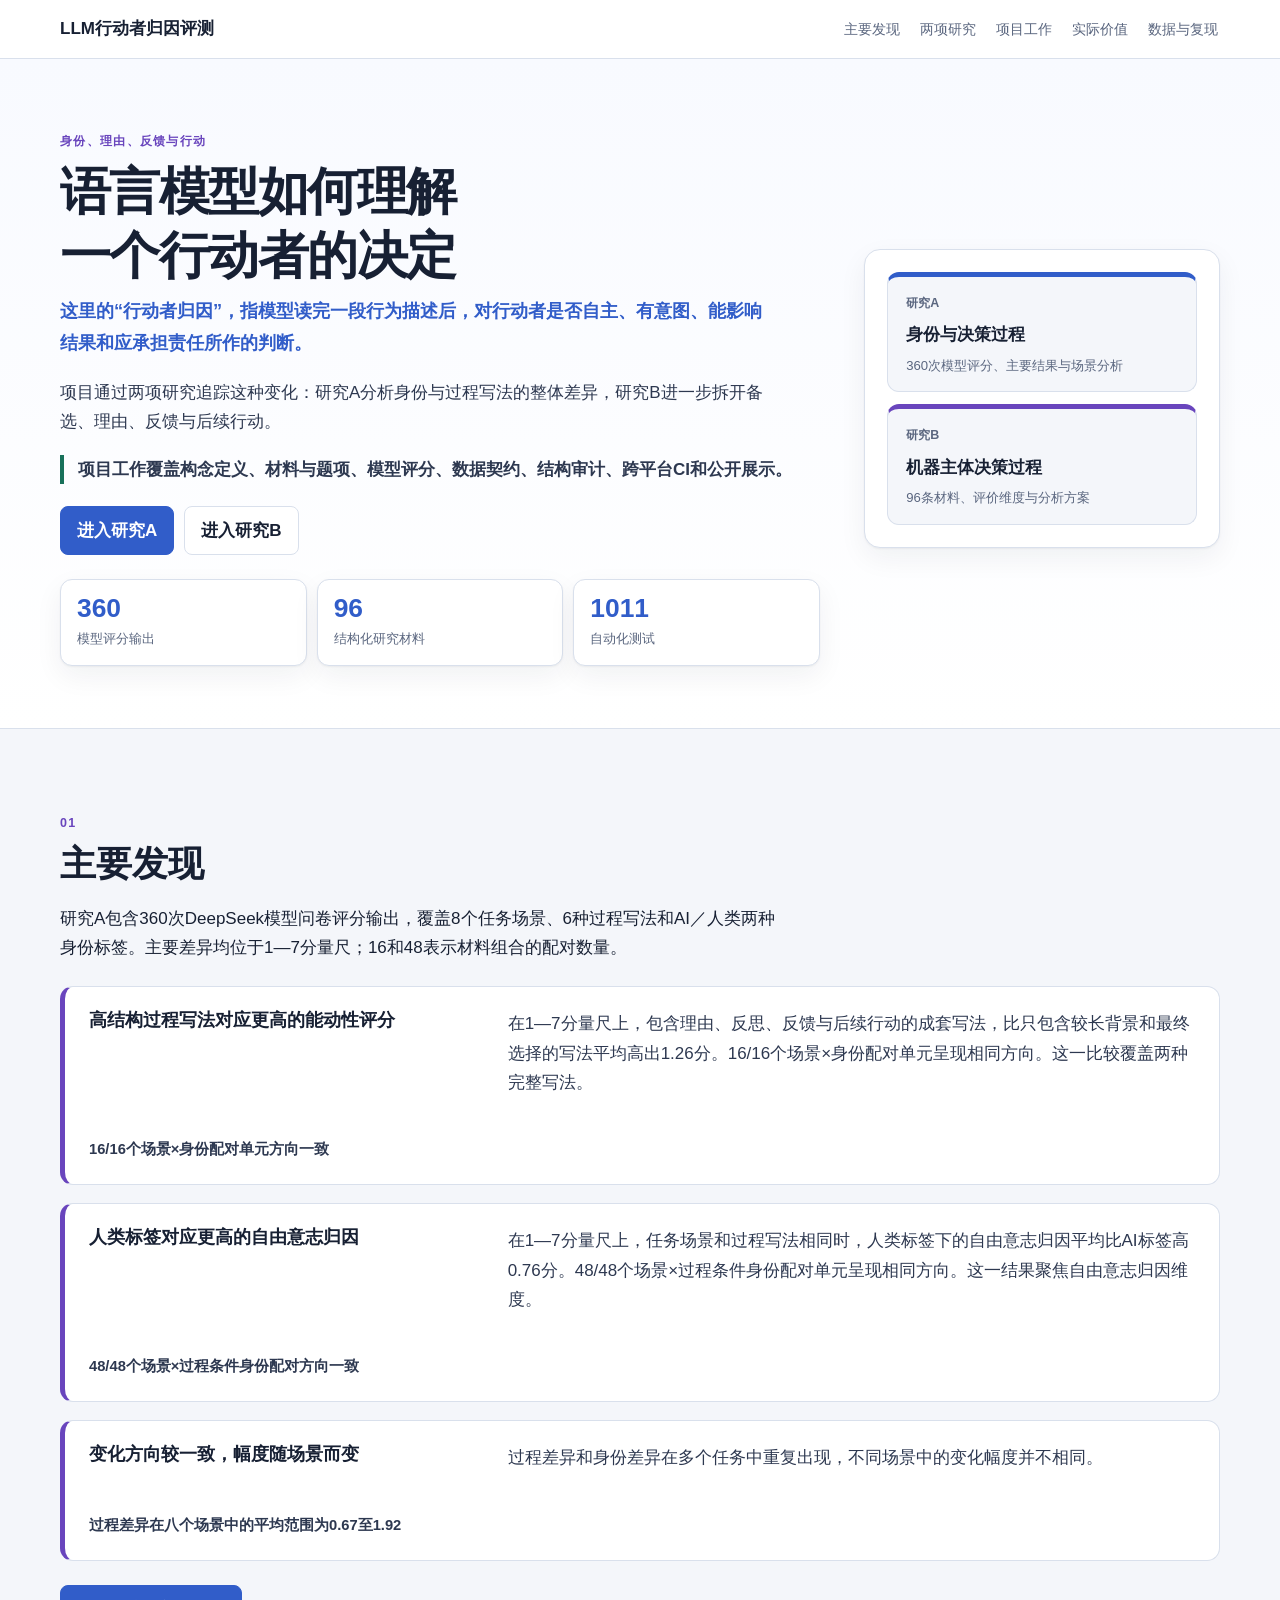
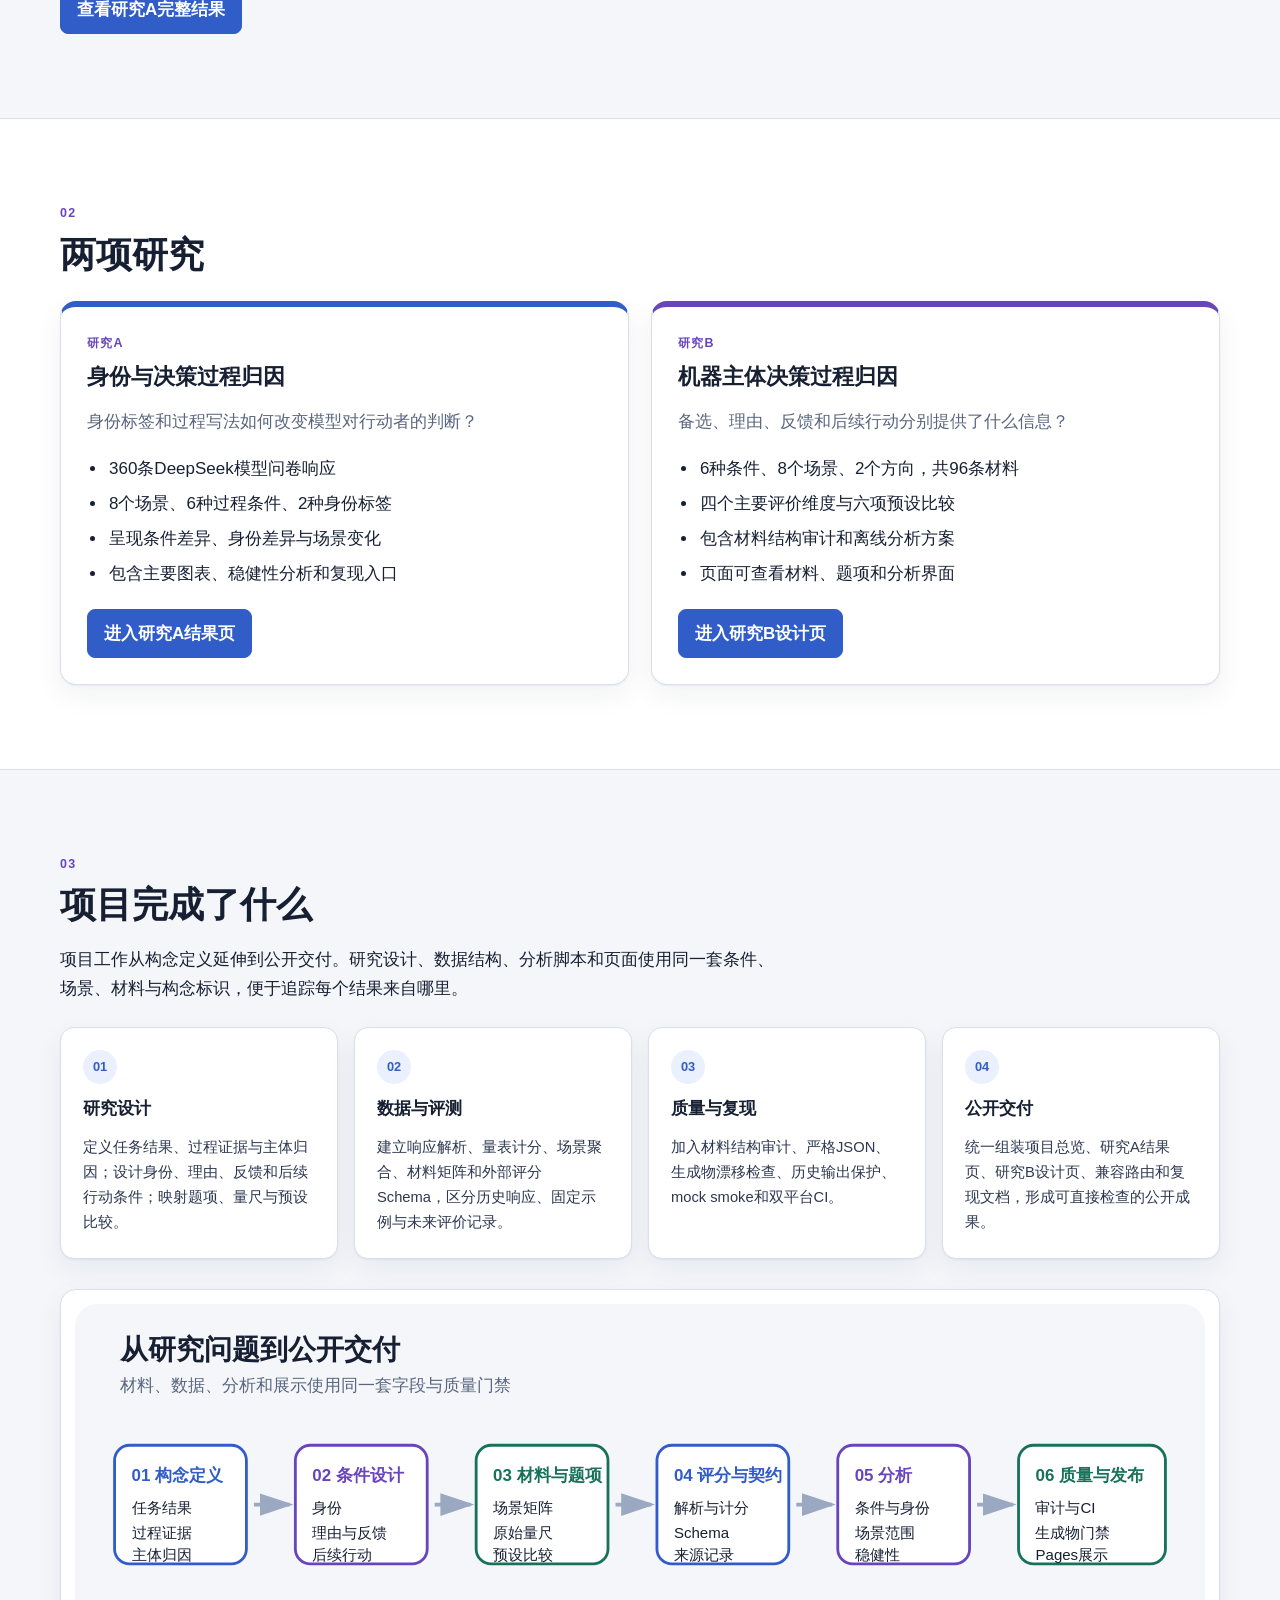
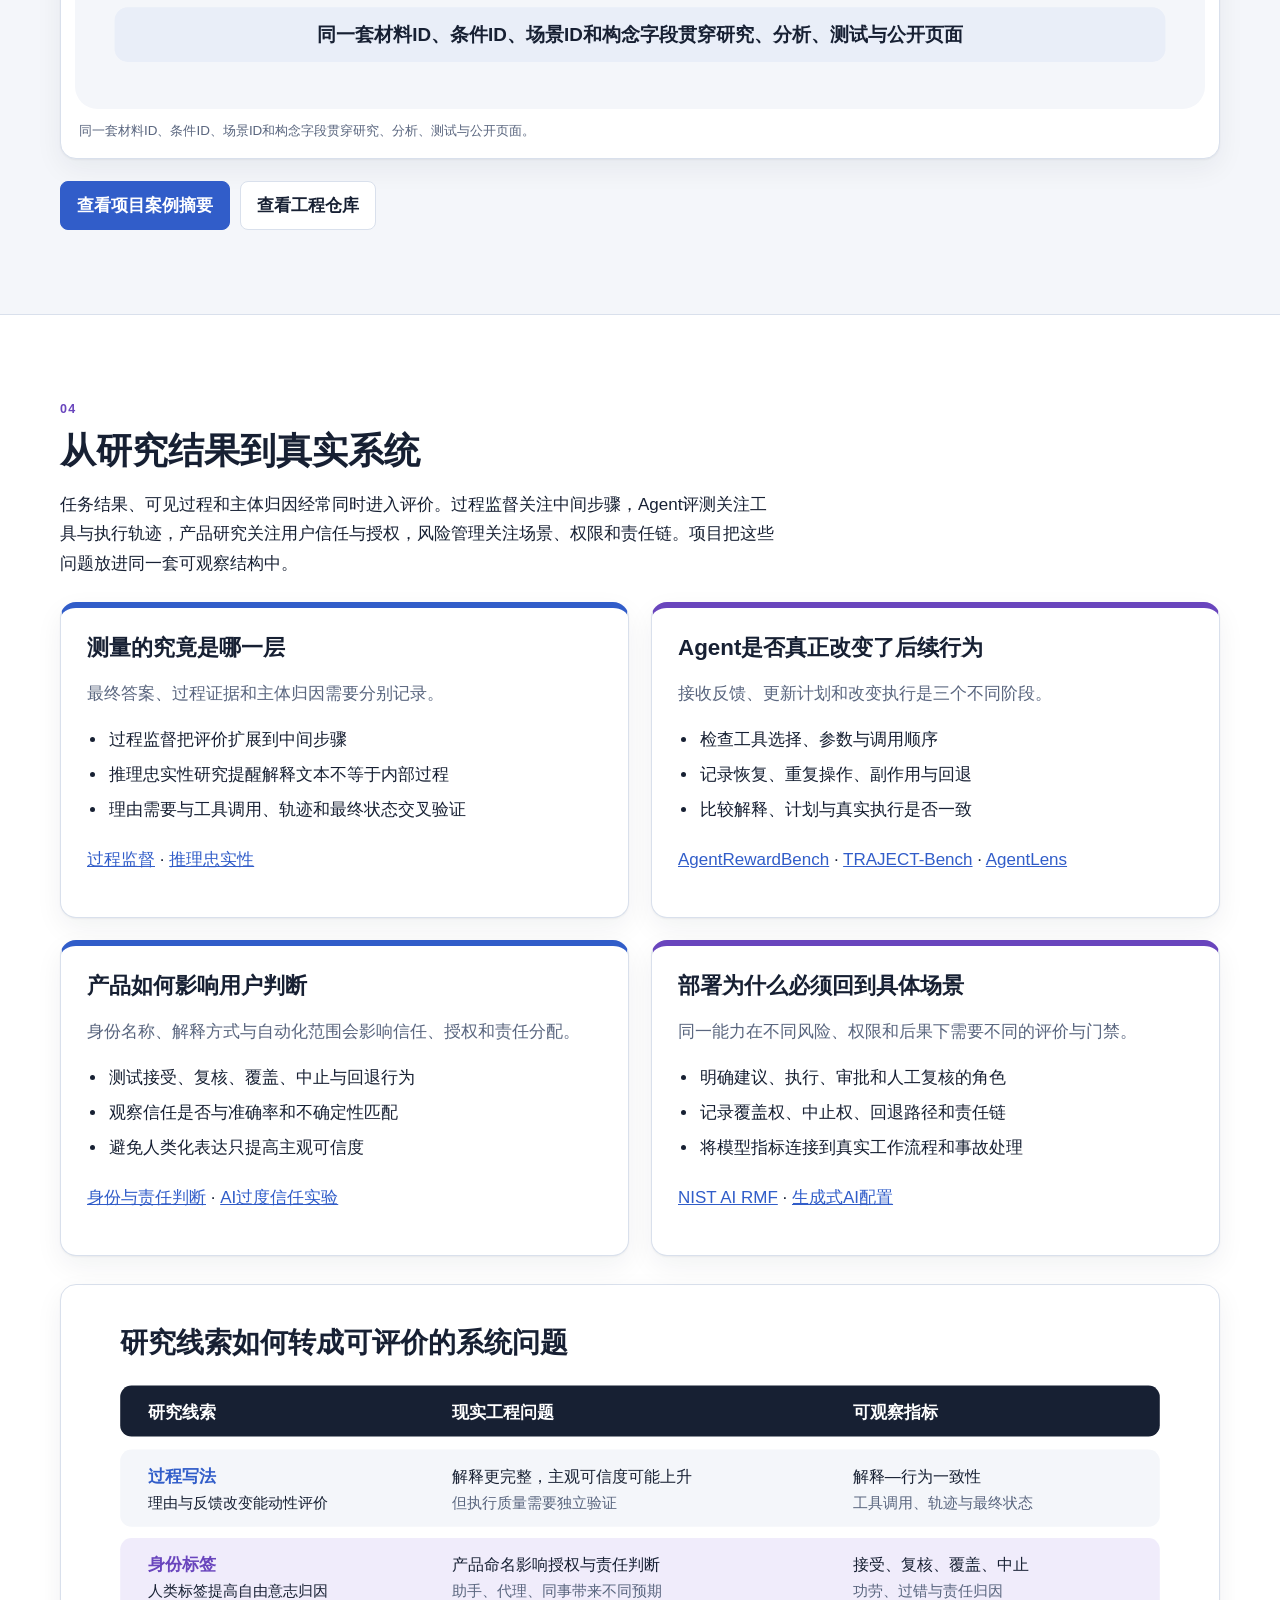
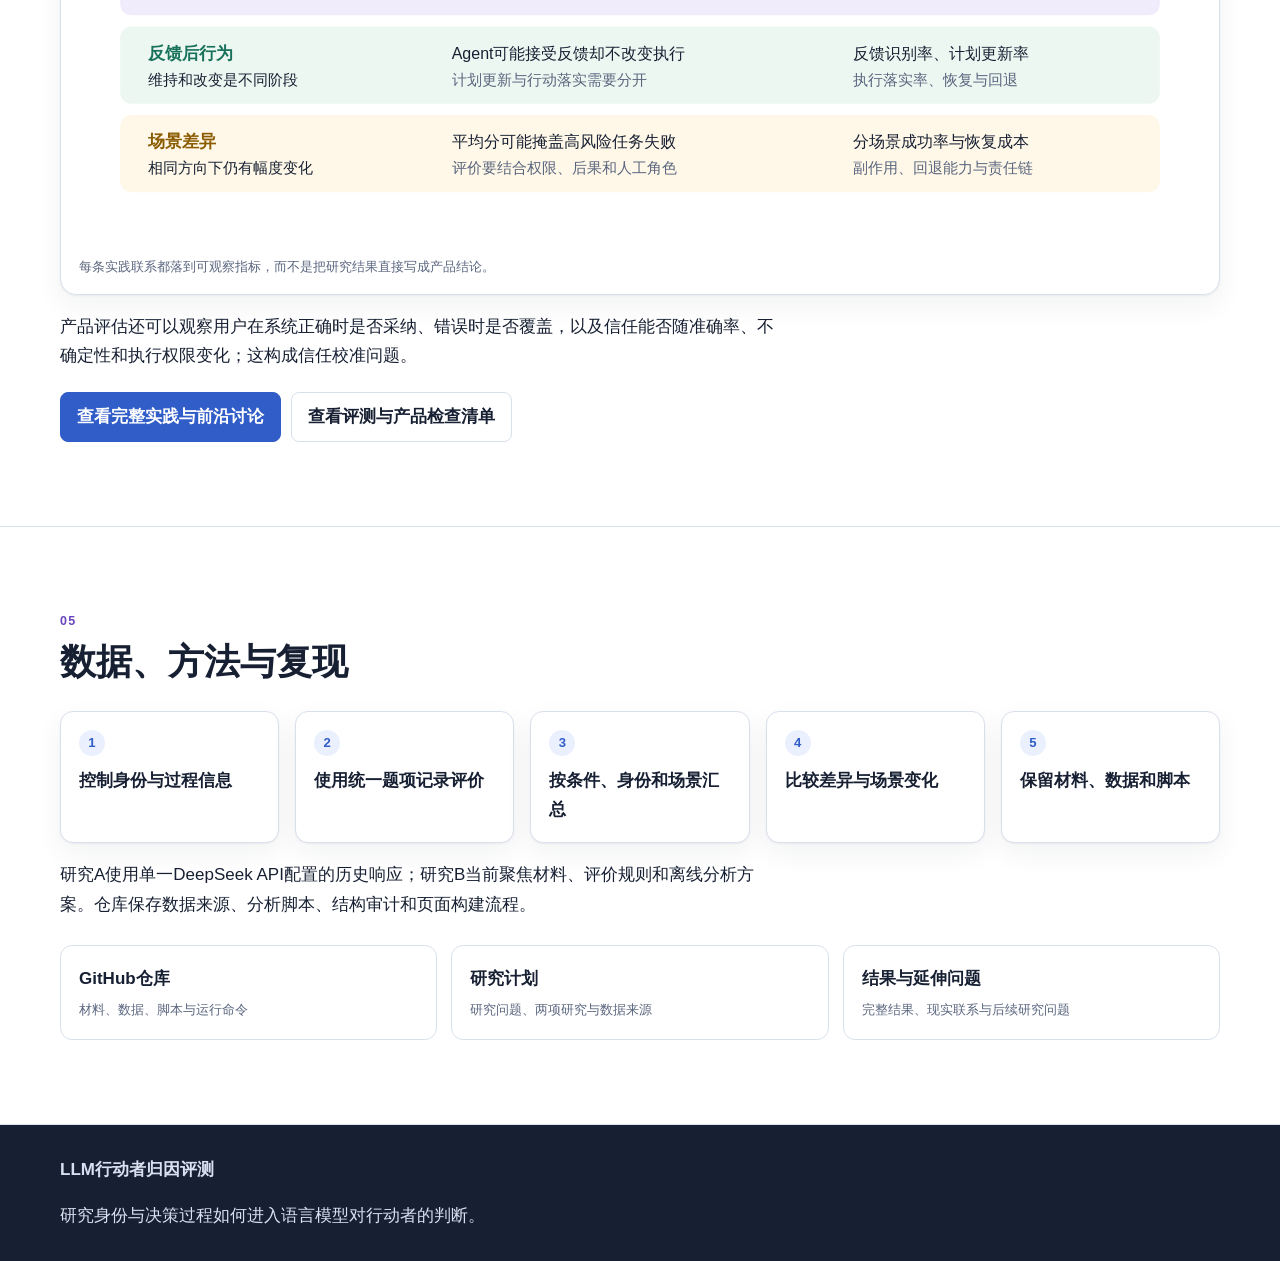
<file: site/index.html>
<!DOCTYPE html>
<html lang="zh-CN">
<head>
  <meta charset="utf-8" />
  <meta name="viewport" content="width=device-width, initial-scale=1" />
  <title>LLM行动者归因评测</title>
  <meta name="description" content="研究身份标签和决策过程写法如何影响语言模型对行动者能动性、自由意志、心智与责任的判断。" />
  <link rel="canonical" href="https://sherlock0717.github.io/llm-attribution-behavior-evaluation/" />
  <meta property="og:type" content="website" />
  <meta property="og:title" content="LLM行动者归因评测" />
  <meta property="og:description" content="两项研究追踪身份、理由、反馈与后续行动如何进入语言模型对行动者的判断。" />
  <meta property="og:url" content="https://sherlock0717.github.io/llm-attribution-behavior-evaluation/" />
  <meta property="og:image" content="https://sherlock0717.github.io/llm-attribution-behavior-evaluation/assets/figures/social-preview.svg" />
  <link rel="stylesheet" href="assets/css/site.css" />
</head>
<body>
  <a class="skip-link" href="#main">跳到主要内容</a>
  <header class="site-header">
    <div class="wrap header-inner">
      <a class="brand" href="#overview">LLM行动者归因评测</a>
      <button class="nav-toggle" type="button" aria-expanded="false" aria-controls="site-nav-list" aria-label="展开导航"><span></span></button>
      <nav class="site-nav" aria-label="主导航">
        <ul id="site-nav-list">
          <li><a href="#findings">主要发现</a></li>
          <li><a href="#studies">两项研究</a></li>
          <li><a href="#build">项目工作</a></li>
          <li><a href="#implications">实际价值</a></li>
          <li><a href="#methods">数据与复现</a></li>
        </ul>
      </nav>
    </div>
  </header>

  <main id="main">
    <section id="overview" class="hero">
      <div class="wrap hero-grid">
        <div class="hero-copy">
          <p class="eyebrow">身份、理由、反馈与行动</p>
          <h1>语言模型如何理解一个行动者的决定</h1>
          <p class="subtitle">这里的“行动者归因”，指模型读完一段行为描述后，对行动者是否自主、有意图、能影响结果和应承担责任所作的判断。</p>
          <p class="hero-intro">项目通过两项研究追踪这种变化：研究A分析身份与过程写法的整体差异，研究B进一步拆开备选、理由、反馈与后续行动。</p>
          <p class="portfolio-tagline">项目工作覆盖构念定义、材料与题项、模型评分、数据契约、结构审计、跨平台CI和公开展示。</p>
          <div class="actions">
            <a class="btn primary" href="identity-process-attribution-baseline/">进入研究A</a>
            <a class="btn" href="machine-decision-process-attribution/">进入研究B</a>
          </div>
          <div class="portfolio-metrics" aria-label="项目规模">
            <div class="metric-card"><strong>360</strong><span>模型评分输出</span></div>
            <div class="metric-card"><strong>96</strong><span>结构化研究材料</span></div>
            <div class="metric-card"><strong>1011</strong><span>自动化测试</span></div>
          </div>
        </div>
        <aside class="research-bridge" aria-label="两项研究入口">
          <a class="bridge-node bridge-a" href="identity-process-attribution-baseline/">
            <span>研究A</span>
            <strong>身份与决策过程</strong>
            <small>360次模型评分、主要结果与场景分析</small>
          </a>
          <a class="bridge-node bridge-b" href="machine-decision-process-attribution/">
            <span>研究B</span>
            <strong>机器主体决策过程</strong>
            <small>96条材料、评价维度与分析方案</small>
          </a>
        </aside>
        <div id="loadStatus" class="load-status" role="status" aria-live="polite">正在载入项目数据……</div>
      </div>
    </section>

    <section id="findings" class="section soft">
      <div class="wrap">
        <p class="section-index">01</p>
        <h2>主要发现</h2>
        <p class="reading">研究A包含360次DeepSeek模型问卷评分输出，覆盖8个任务场景、6种过程写法和AI／人类两种身份标签。主要差异均位于1—7分量尺；16和48表示材料组合的配对数量。</p>
        <div class="finding-list">
          <article class="finding-block">
            <h3 data-finding-title="process">高结构过程写法对应更高的能动性评分</h3>
            <p data-finding-body="process">包含理由、反思、反馈与后续行动的成套写法，比只包含较长背景和最终选择的写法获得更高的能动性评分。</p>
            <p class="finding-metric" data-finding-metric="process" hidden></p>
          </article>
          <article class="finding-block">
            <h3 data-finding-title="identity">人类标签对应更高的自由意志归因</h3>
            <p data-finding-body="identity">任务场景和过程写法相同时，人类标签下的自由意志归因高于AI标签。</p>
            <p class="finding-metric" data-finding-metric="identity" hidden></p>
          </article>
          <article class="finding-block">
            <h3 data-finding-title="scenario">变化方向较一致，幅度随场景而变</h3>
            <p data-finding-body="scenario">过程差异和身份差异在多个任务中重复出现，不同场景中的变化幅度并不相同。</p>
            <p class="finding-metric" data-finding-metric="scenario" hidden></p>
          </article>
        </div>
        <div class="actions">
          <a class="btn primary" href="identity-process-attribution-baseline/">查看研究A完整结果</a>
        </div>
      </div>
    </section>

    <section id="studies" class="section">
      <div class="wrap">
        <p class="section-index">02</p>
        <h2>两项研究</h2>
        <div class="study-grid">
          <article class="study-card study-a">
            <p class="eyebrow">研究A</p>
            <h3>身份与决策过程归因</h3>
            <p class="study-question">身份标签和过程写法如何改变模型对行动者的判断？</p>
            <ul class="study-facts-list">
              <li>360条DeepSeek模型问卷响应</li>
              <li>8个场景、6种过程条件、2种身份标签</li>
              <li>呈现条件差异、身份差异与场景变化</li>
              <li>包含主要图表、稳健性分析和复现入口</li>
            </ul>
            <a class="btn primary" href="identity-process-attribution-baseline/">进入研究A结果页</a>
          </article>
          <article class="study-card study-b">
            <p class="eyebrow">研究B</p>
            <h3>机器主体决策过程归因</h3>
            <p class="study-question">备选、理由、反馈和后续行动分别提供了什么信息？</p>
            <ul class="study-facts-list">
              <li>6种条件、8个场景、2个方向，共96条材料</li>
              <li>四个主要评价维度与六项预设比较</li>
              <li>包含材料结构审计和离线分析方案</li>
              <li>页面可查看材料、题项和分析界面</li>
            </ul>
            <a class="btn primary" href="machine-decision-process-attribution/">进入研究B设计页</a>
          </article>
        </div>
      </div>
    </section>


<section id="build" class="section soft">
  <div class="wrap">
    <p class="section-index">03</p>
    <h2>项目完成了什么</h2>
    <p class="reading">项目工作从构念定义延伸到公开交付。研究设计、数据结构、分析脚本和页面使用同一套条件、场景、材料与构念标识，便于追踪每个结果来自哪里。</p>
    <div class="work-grid">
      <article class="work-card"><span>01</span><h3>研究设计</h3><p>定义任务结果、过程证据与主体归因；设计身份、理由、反馈和后续行动条件；映射题项、量尺与预设比较。</p></article>
      <article class="work-card"><span>02</span><h3>数据与评测</h3><p>建立响应解析、量表计分、场景聚合、材料矩阵和外部评分Schema，区分历史响应、固定示例与未来评价记录。</p></article>
      <article class="work-card"><span>03</span><h3>质量与复现</h3><p>加入材料结构审计、严格JSON、生成物漂移检查、历史输出保护、mock smoke和双平台CI。</p></article>
      <article class="work-card"><span>04</span><h3>公开交付</h3><p>统一组装项目总览、研究A结果页、研究B设计页、兼容路由和复现文档，形成可直接检查的公开成果。</p></article>
    </div>
    <figure class="visual-panel"><img src="assets/figures/project-architecture.svg" alt="从构念定义、条件设计、材料题项、评分契约、分析到质量发布的项目工程架构" /><figcaption>同一套材料ID、条件ID、场景ID和构念字段贯穿研究、分析、测试与公开页面。</figcaption></figure>
    <div class="actions"><a class="btn primary" href="https://github.com/sherlock0717/llm-attribution-behavior-evaluation/blob/main/docs/PORTFOLIO_CASE_STUDY.md">查看项目案例摘要</a><a class="btn" href="https://github.com/sherlock0717/llm-attribution-behavior-evaluation">查看工程仓库</a></div>
  </div>
</section>

    <section id="implications" class="section">
      <div class="wrap">
        <p class="section-index">04</p>
        <h2>从研究结果到真实系统</h2>
        <p class="reading">任务结果、可见过程和主体归因经常同时进入评价。过程监督关注中间步骤，Agent评测关注工具与执行轨迹，产品研究关注用户信任与授权，风险管理关注场景、权限和责任链。项目把这些问题放进同一套可观察结构中。</p>
        <div class="study-grid">
          <article class="study-card study-a">
            <h3>测量的究竟是哪一层</h3>
            <p class="study-question">最终答案、过程证据和主体归因需要分别记录。</p>
            <ul class="study-facts-list">
              <li>过程监督把评价扩展到中间步骤</li>
              <li>推理忠实性研究提醒解释文本不等于内部过程</li>
              <li>理由需要与工具调用、轨迹和最终状态交叉验证</li>
            </ul>
            <p><a href="https://openai.com/index/improving-mathematical-reasoning-with-process-supervision/">过程监督</a> · <a href="https://www.anthropic.com/research/reasoning-models-dont-say-think">推理忠实性</a></p>
          </article>
          <article class="study-card study-b">
            <h3>Agent是否真正改变了后续行为</h3>
            <p class="study-question">接收反馈、更新计划和改变执行是三个不同阶段。</p>
            <ul class="study-facts-list">
              <li>检查工具选择、参数与调用顺序</li>
              <li>记录恢复、重复操作、副作用与回退</li>
              <li>比较解释、计划与真实执行是否一致</li>
            </ul>
            <p><a href="https://arxiv.org/abs/2504.08942">AgentRewardBench</a> · <a href="https://arxiv.org/abs/2510.04550">TRAJECT-Bench</a> · <a href="https://arxiv.org/abs/2607.06624">AgentLens</a></p>
          </article>
          <article class="study-card study-a">
            <h3>产品如何影响用户判断</h3>
            <p class="study-question">身份名称、解释方式与自动化范围会影响信任、授权和责任分配。</p>
            <ul class="study-facts-list">
              <li>测试接受、复核、覆盖、中止与回退行为</li>
              <li>观察信任是否与准确率和不确定性匹配</li>
              <li>避免人类化表达只提高主观可信度</li>
            </ul>
            <p><a href="https://doi.org/10.1016/j.chbr.2022.100229">身份与责任判断</a> · <a href="https://doi.org/10.1038/s41598-024-69771-z">AI过度信任实验</a></p>
          </article>
          <article class="study-card study-b">
            <h3>部署为什么必须回到具体场景</h3>
            <p class="study-question">同一能力在不同风险、权限和后果下需要不同的评价与门禁。</p>
            <ul class="study-facts-list">
              <li>明确建议、执行、审批和人工复核的角色</li>
              <li>记录覆盖权、中止权、回退路径和责任链</li>
              <li>将模型指标连接到真实工作流程和事故处理</li>
            </ul>
            <p><a href="https://doi.org/10.6028/NIST.AI.100-1">NIST AI RMF</a> · <a href="https://doi.org/10.6028/NIST.AI.600-1">生成式AI配置</a></p>
          </article>
        </div>
        <figure class="visual-panel value-panel"><img src="assets/figures/value-map.svg" alt="研究线索、现实工程问题和可观察指标的价值映射" /><figcaption>每条实践联系都落到可观察指标，而不是把研究结果直接写成产品结论。</figcaption></figure>
                <p class="reading practical-note">产品评估还可以观察用户在系统正确时是否采纳、错误时是否覆盖，以及信任能否随准确率、不确定性和执行权限变化；这构成信任校准问题。</p>
<div class="actions">
          <a class="btn primary" href="https://github.com/sherlock0717/llm-attribution-behavior-evaluation/blob/main/docs/RESULTS_AND_PRACTICAL_IMPLICATIONS.md">查看完整实践与前沿讨论</a>
          <a class="btn" href="https://github.com/sherlock0717/llm-attribution-behavior-evaluation/blob/main/docs/EVALUATION_DESIGN_CHECKLIST.md">查看评测与产品检查清单</a>
        </div>
      </div>
    </section>

    <section id="methods" class="section">
      <div class="wrap">
        <p class="section-index">05</p>
        <h2>数据、方法与复现</h2>
        <ol class="analysis-pipeline" aria-label="从材料到结果">
          <li><span class="flow-step">1</span><p>控制身份与过程信息</p></li>
          <li><span class="flow-step">2</span><p>使用统一题项记录评价</p></li>
          <li><span class="flow-step">3</span><p>按条件、身份和场景汇总</p></li>
          <li><span class="flow-step">4</span><p>比较差异与场景变化</p></li>
          <li><span class="flow-step">5</span><p>保留材料、数据和脚本</p></li>
        </ol>
        <p class="reading">研究A使用单一DeepSeek API配置的历史响应；研究B当前聚焦材料、评价规则和离线分析方案。仓库保存数据来源、分析脚本、结构审计和页面构建流程。</p>
        <div class="entry-grid">
          <a href="https://github.com/sherlock0717/llm-attribution-behavior-evaluation"><strong>GitHub仓库</strong><span>材料、数据、脚本与运行命令</span></a>
          <a href="https://github.com/sherlock0717/llm-attribution-behavior-evaluation/blob/main/docs/RESEARCH_PROGRAM.md"><strong>研究计划</strong><span>研究问题、两项研究与数据来源</span></a>
          <a href="https://github.com/sherlock0717/llm-attribution-behavior-evaluation/blob/main/docs/RESULTS_AND_PRACTICAL_IMPLICATIONS.md"><strong>结果与延伸问题</strong><span>完整结果、现实联系与后续研究问题</span></a>
        </div>
      </div>
    </section>
  </main>

  <footer class="site-footer">
    <div class="wrap"><strong>LLM行动者归因评测</strong><p>研究身份与决策过程如何进入语言模型对行动者的判断。</p></div>
  </footer>
  <script src="assets/js/site.js" defer></script>
</body>
</html>
</file>
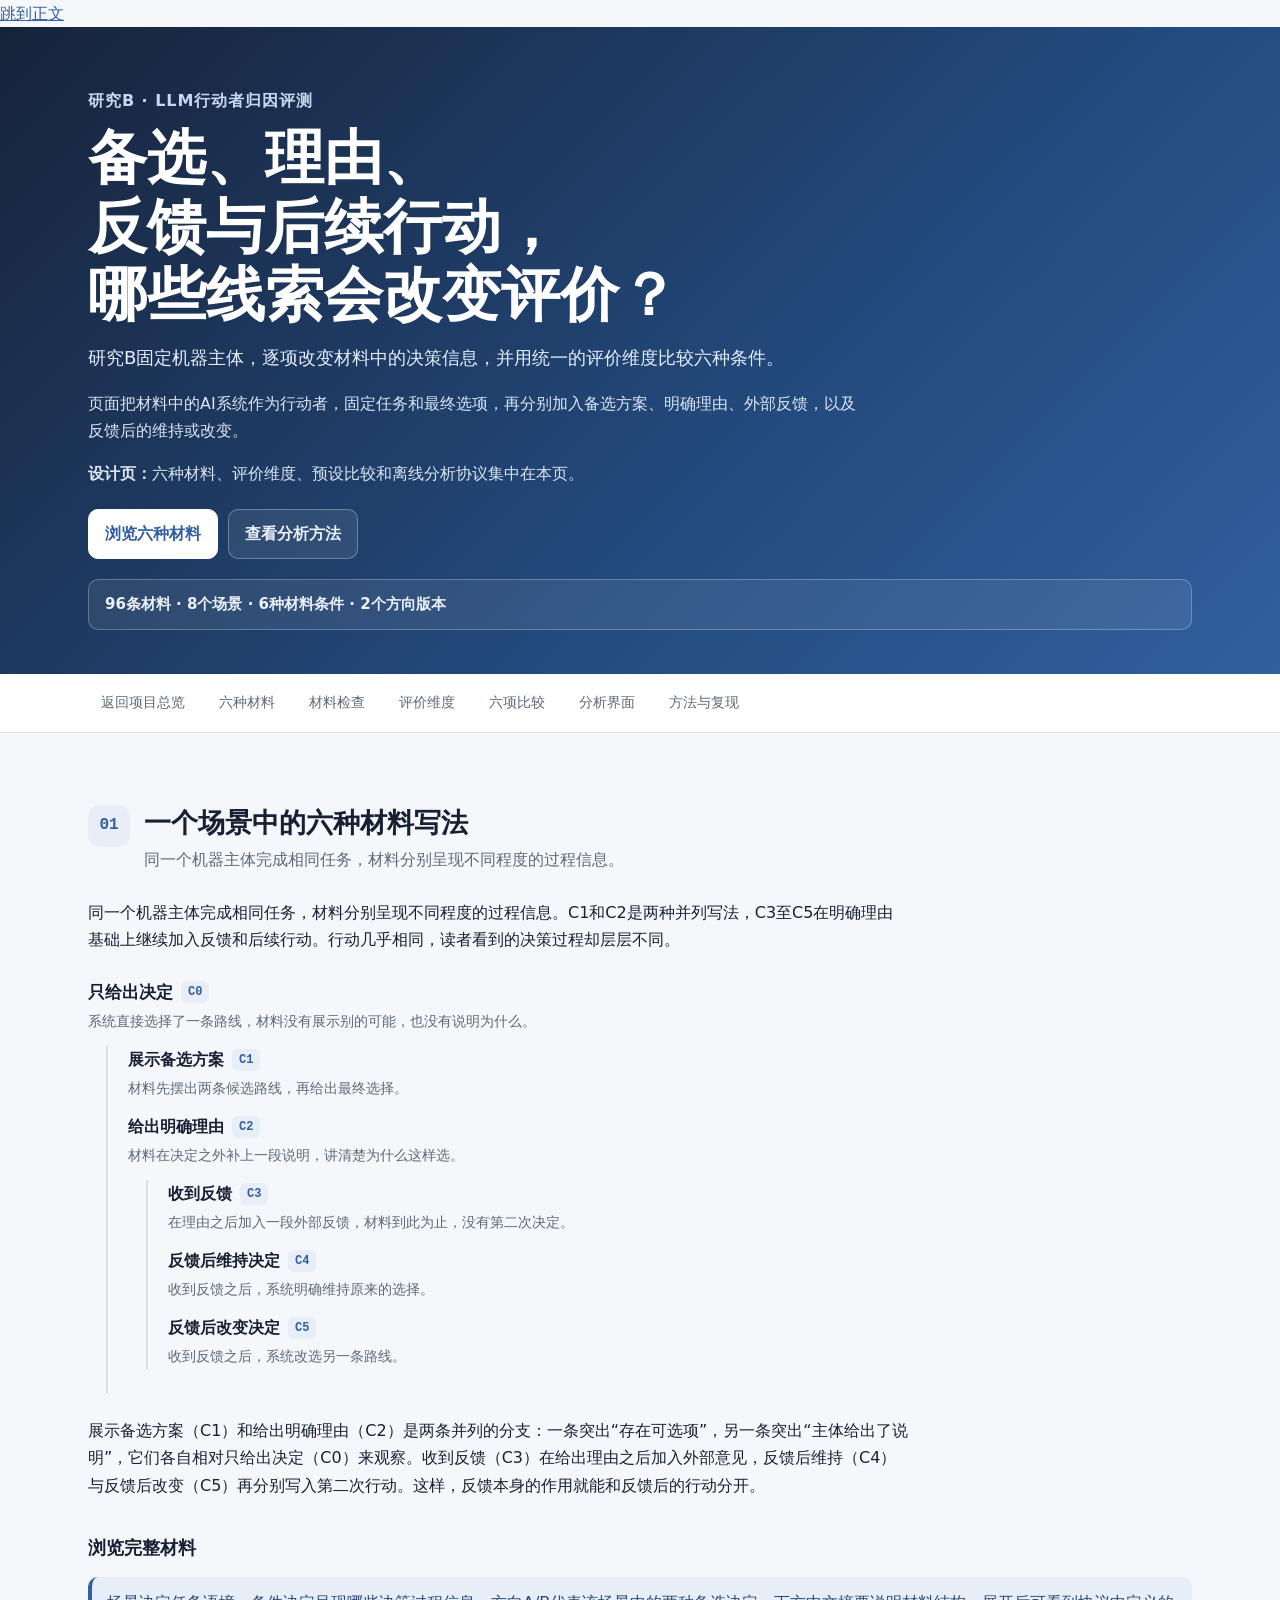
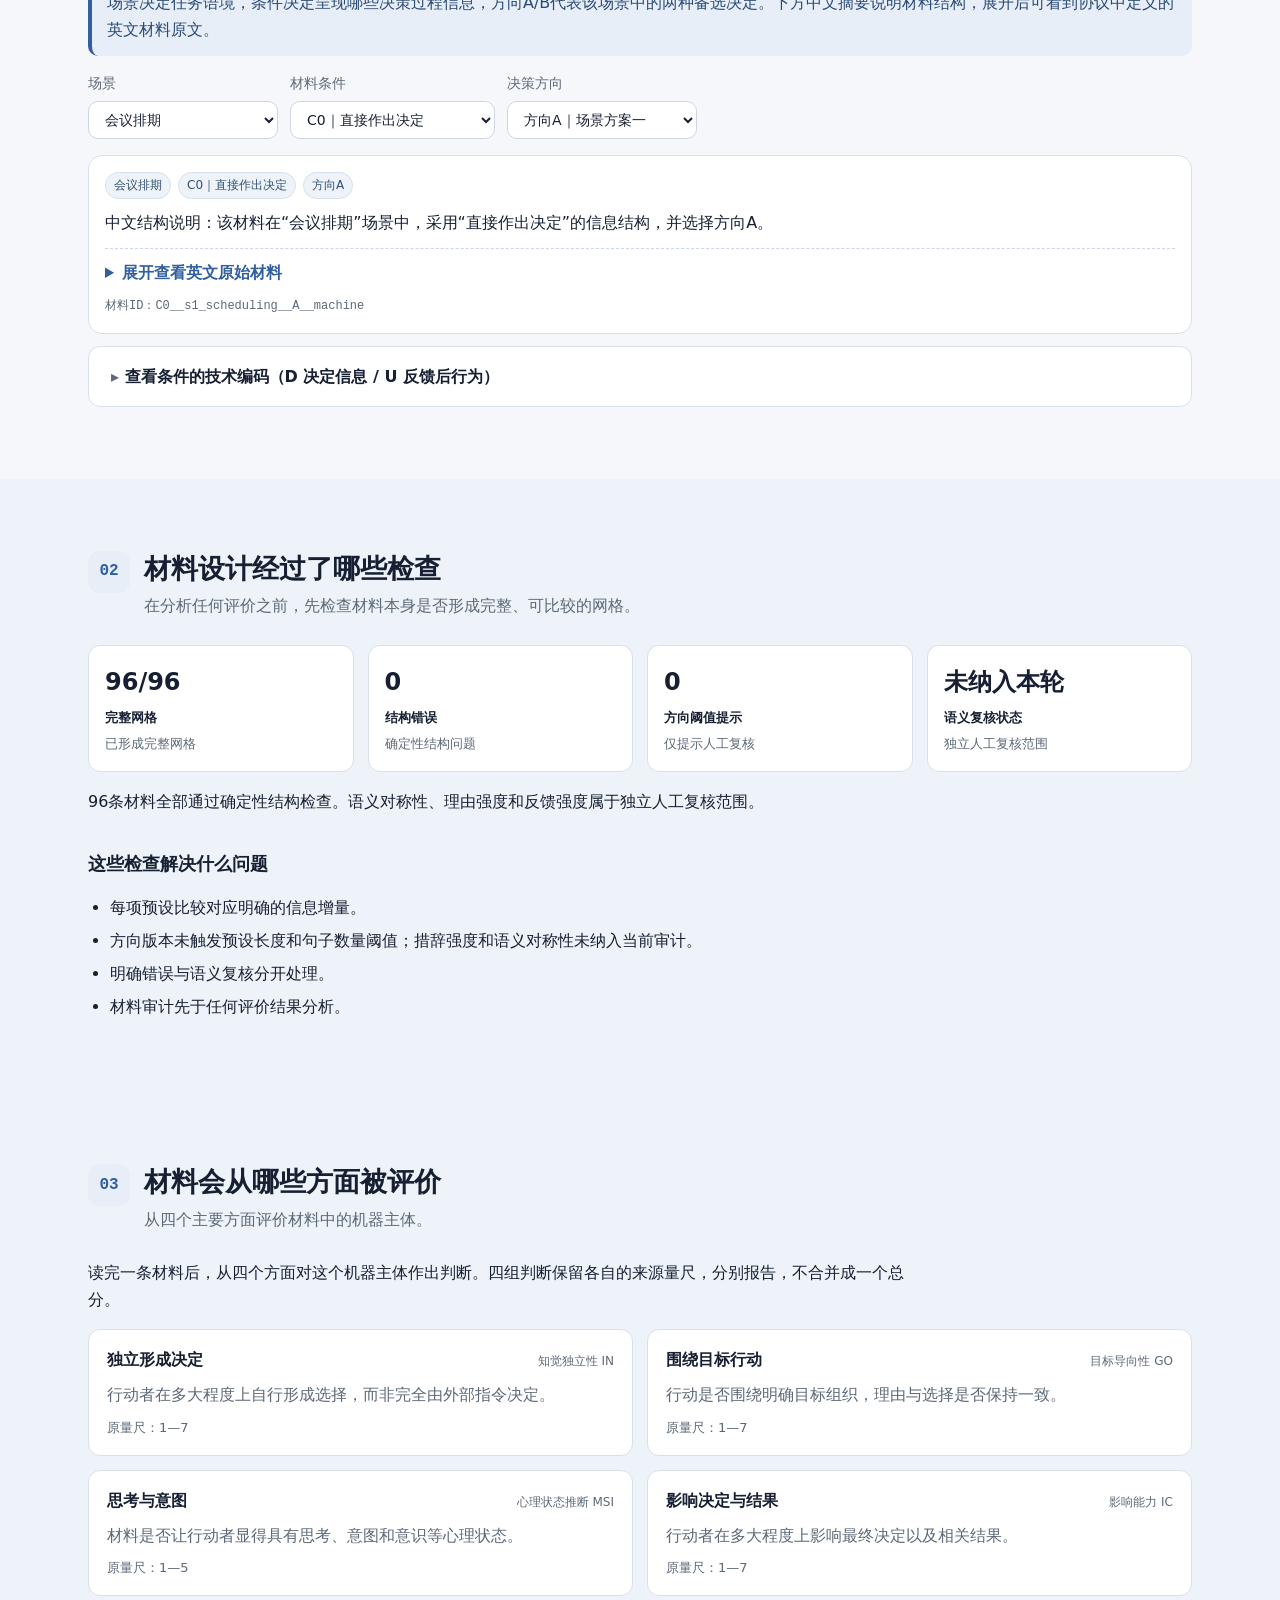
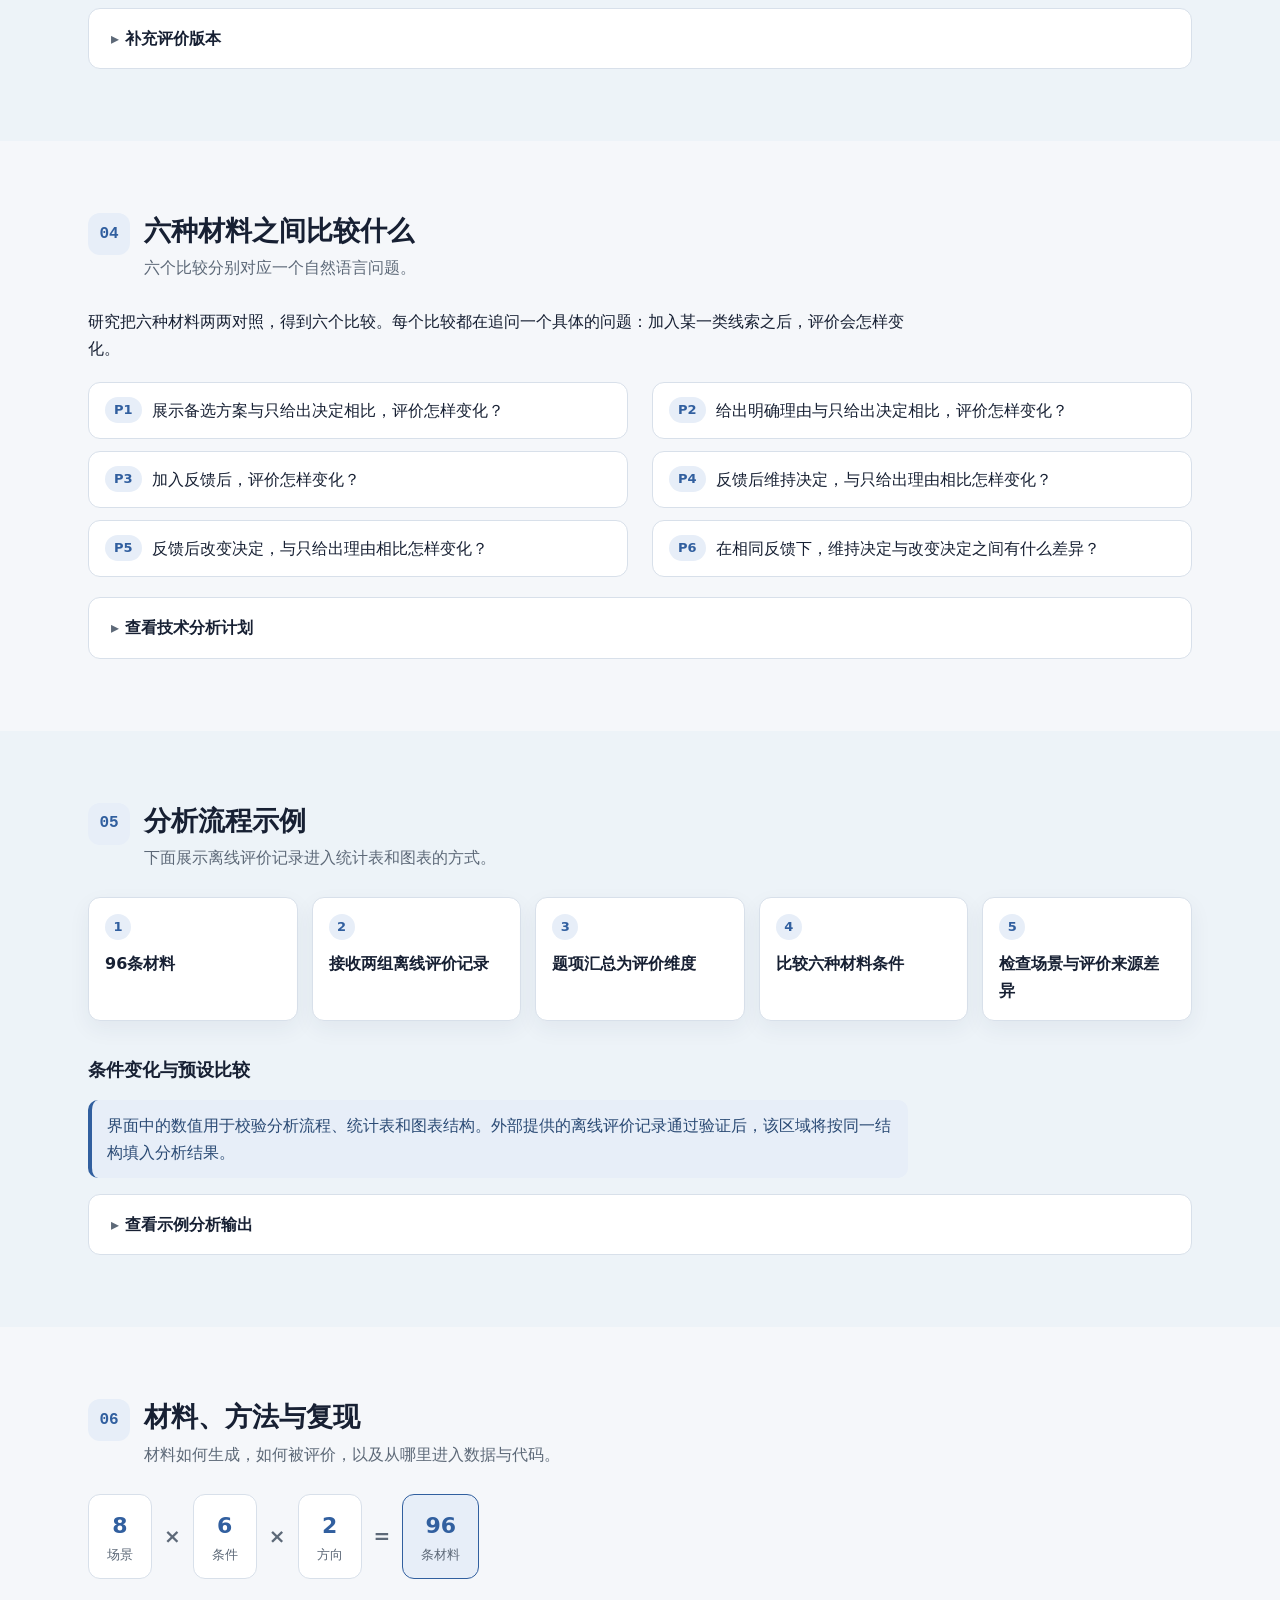
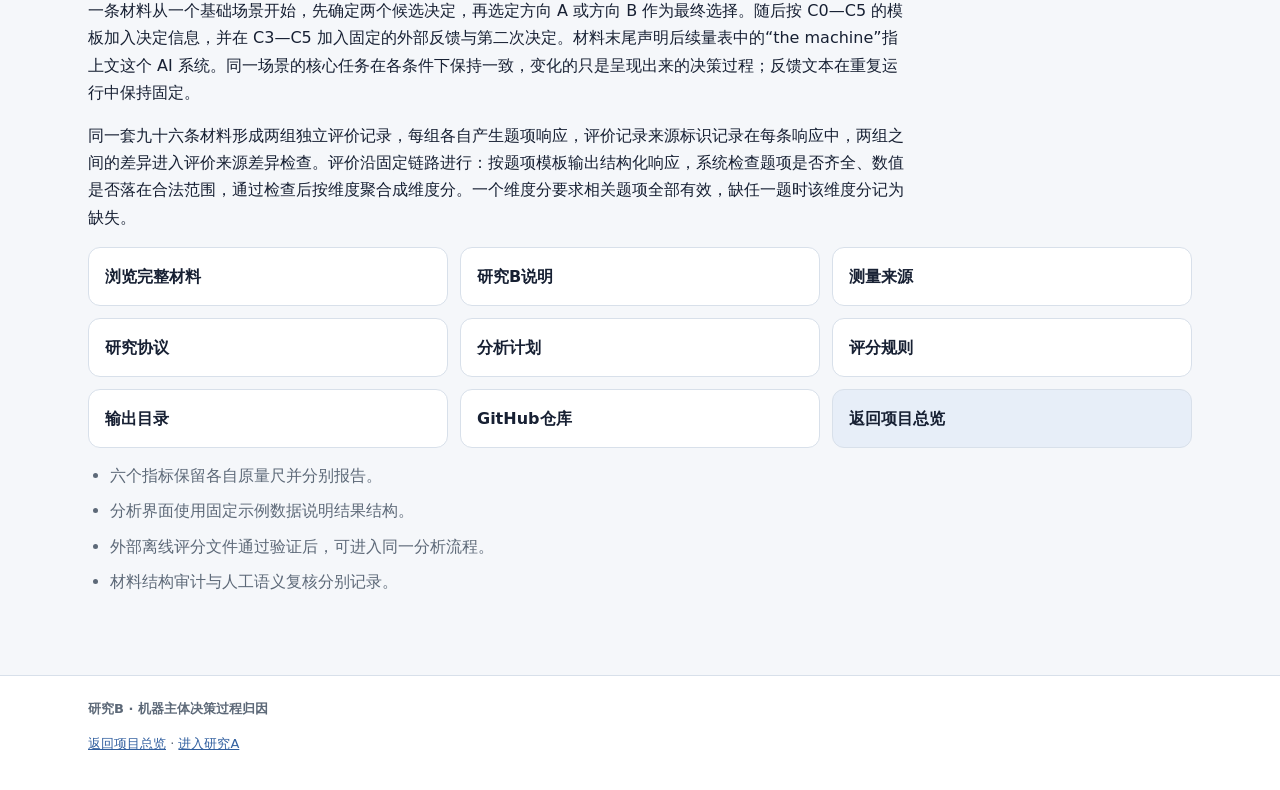
<file: docs/pa-wu-r1-pilot/index.html>
<!DOCTYPE html>
<html lang="zh-CN">
<head>
  <meta charset="UTF-8" />
  <meta name="viewport" content="width=device-width, initial-scale=1.0" />
  <meta name="description" content="研究B固定机器主体，拆解备选方案、理由、反馈和反馈后的行动如何改变语言模型对它的评价。" />
  <title>研究B｜机器主体决策过程归因</title>
  <link rel="stylesheet" href="styles.css" />
</head>
<body>
  <a class="skip-link" href="#app">跳到正文</a>
  <header class="site">
    <div class="wrap hero">
      <div class="hero-lead">
        <p class="eyebrow">研究B · LLM行动者归因评测</p>
        <h1>备选、理由、反馈与后续行动，哪些线索会改变评价？</h1>
        <p class="sub">研究B固定机器主体，逐项改变材料中的决策信息，并用统一的评价维度比较六种条件。</p>
        <p class="hero-intro">页面把材料中的AI系统作为行动者，固定任务和最终选项，再分别加入备选方案、明确理由、外部反馈，以及反馈后的维持或改变。</p>
        <p class="hero-intro"><strong>设计页：</strong>六种材料、评价维度、预设比较和离线分析协议集中在本页。</p>
        <div class="hero-actions">
          <a class="btn btn-primary" href="#example">浏览六种材料</a>
          <a class="btn" href="#comparison">查看分析方法</a>
        </div>
        <p class="hero-metrics">96条材料 · 8个场景 · 6种材料条件 · 2个方向版本</p>
      </div>
      <div id="loadStatus" class="load-status" role="status" aria-live="polite">正在加载分析界面示例数据……</div>
    </div>
  </header>

  <nav class="toc" aria-label="页面导航">
    <div class="wrap">
      <a class="toc-home" href="../">返回项目总览</a>
      <a href="#example">六种材料</a>
      <a href="#materialAudit">材料检查</a>
      <a href="#measurement">评价维度</a>
      <a href="#comparison">六项比较</a>
      <a href="#demo">分析界面</a>
      <a href="#methods">方法与复现</a>
    </div>
  </nav>

  <main id="app">
    <!-- 01 用一个具体场景看懂六种材料 -->
    <section id="example" class="study-section">
      <span id="s1" class="anchor-alias" aria-hidden="true"></span>
      <span id="s2" class="anchor-alias" aria-hidden="true"></span>
      <span id="s3" class="anchor-alias" aria-hidden="true"></span>
      <div class="wrap">
        <div class="section-heading">
          <span class="section-index">01</span>
          <div>
            <h2>一个场景中的六种材料写法</h2>
            <p class="lead">同一个机器主体完成相同任务，材料分别呈现不同程度的过程信息。</p>
          </div>
        </div>

        <p class="reading">同一个机器主体完成相同任务，材料分别呈现不同程度的过程信息。C1和C2是两种并列写法，C3至C5在明确理由基础上继续加入反馈和后续行动。行动几乎相同，读者看到的决策过程却层层不同。</p>

        <ul class="example-tree" aria-label="六种材料的分支结构">
          <li class="tree-root">
            <span class="tree-label">只给出决定<span class="cond-tag">C0</span></span>
            <span class="tree-desc">系统直接选择了一条路线，材料没有展示别的可能，也没有说明为什么。</span>
            <ul class="tree-branches">
              <li>
                <span class="tree-label">展示备选方案<span class="cond-tag">C1</span></span>
                <span class="tree-desc">材料先摆出两条候选路线，再给出最终选择。</span>
              </li>
              <li>
                <span class="tree-label">给出明确理由<span class="cond-tag">C2</span></span>
                <span class="tree-desc">材料在决定之外补上一段说明，讲清楚为什么这样选。</span>
                <ul class="tree-branches">
                  <li>
                    <span class="tree-label">收到反馈<span class="cond-tag">C3</span></span>
                    <span class="tree-desc">在理由之后加入一段外部反馈，材料到此为止，没有第二次决定。</span>
                  </li>
                  <li>
                    <span class="tree-label">反馈后维持决定<span class="cond-tag">C4</span></span>
                    <span class="tree-desc">收到反馈之后，系统明确维持原来的选择。</span>
                  </li>
                  <li>
                    <span class="tree-label">反馈后改变决定<span class="cond-tag">C5</span></span>
                    <span class="tree-desc">收到反馈之后，系统改选另一条路线。</span>
                  </li>
                </ul>
              </li>
            </ul>
          </li>
        </ul>

        <p class="reading">展示备选方案（C1）和给出明确理由（C2）是两条并列的分支：一条突出“存在可选项”，另一条突出“主体给出了说明”，它们各自相对只给出决定（C0）来观察。收到反馈（C3）在给出理由之后加入外部意见，反馈后维持（C4）与反馈后改变（C5）再分别写入第二次行动。这样，反馈本身的作用就能和反馈后的行动分开。</p>

        <h3 class="group-label">浏览完整材料</h3>
        <div class="instruction-box">场景决定任务语境，条件决定呈现哪些决策过程信息，方向A/B代表该场景中的两种备选决定。下方中文摘要说明材料结构，展开后可看到协议中定义的英文材料原文。</div>
        <div class="controls browser-controls">
          <label>场景
            <select id="scenSelect" disabled></select>
          </label>
          <label>材料条件
            <select id="scenCondSelect" disabled></select>
          </label>
          <label>决策方向
            <select id="scenDirSelect" disabled></select>
          </label>
        </div>
        <div id="scenStim"><p class="placeholder-note">材料浏览器将在示例数据载入后可用。</p></div>

        <details class="tech-details" id="duDetails">
          <summary>查看条件的技术编码（D 决定信息 / U 反馈后行为）</summary>
          <div class="details-body">
            <p class="reading">材料由两个阶段组成。决定信息 D 控制展示了哪些决策过程：D0 只给出决定，D1 加入备选方案，D2 加入明确理由。反馈后行为 U 控制反馈和第二次决定：U0 无反馈，U1 加入反馈，U2 反馈后维持，U3 反馈后改变。六个条件是 D×U 空间里选取的组合。</p>
            <div class="du-grid">
              <div class="du-stage">
                <h3>阶段一：决定信息 D</h3>
                <ul class="du-list">
                  <li><span class="du-code">D0</span> 直接呈现决定</li>
                  <li><span class="du-code">D1</span> 呈现备选方案和决定</li>
                  <li><span class="du-code">D2</span> 呈现决定和明确理由</li>
                </ul>
              </div>
              <div class="du-stage">
                <h3>阶段二：反馈后行为 U</h3>
                <ul class="du-list">
                  <li><span class="du-code">U0</span> 无反馈和第二次决定</li>
                  <li><span class="du-code">U1</span> 加入反馈</li>
                  <li><span class="du-code">U2</span> 反馈后维持决定</li>
                  <li><span class="du-code">U3</span> 反馈后改变决定</li>
                </ul>
              </div>
            </div>
            <div class="condition-grid" id="conditionCards"></div>
            <p class="reading design-note">本轮把六个组合视为一个六水平条件因子：C0=D0-U0、C1=D1-U0、C2=D2-U0、C3=D2-U1、C4=D2-U2、C5=D2-U3。完整 D×U 交互将在扩展设计中单独估计。</p>
          </div>
        </details>
      </div>
    </section>

    <!-- 01b 材料设计检查 -->
    <section id="materialAudit" class="study-section soft">
      <div class="wrap">
        <div class="section-heading">
          <span class="section-index">02</span>
          <div>
            <h2>材料设计经过了哪些检查</h2>
            <p class="lead">在分析任何评价之前，先检查材料本身是否形成完整、可比较的网格。</p>
          </div>
        </div>
        <div id="materialAuditSummary" class="audit-grid">
          <p class="placeholder-note">材料审计结果将在数据载入后显示。</p>
        </div>
        <p class="reading" id="materialAuditNote">正在载入材料审计结果……</p>
        <h3 class="group-label">这些检查解决什么问题</h3>
        <ul class="audit-implications">
          <li>每项预设比较对应明确的信息增量。</li>
          <li>方向版本未触发预设长度和句子数量阈值；措辞强度和语义对称性未纳入当前审计。</li>
          <li>明确错误与语义复核分开处理。</li>
          <li>材料审计先于任何评价结果分析。</li>
        </ul>
      </div>
    </section>

    <!-- 02 模型评价哪些方面 -->
    <section id="measurement" class="study-section soft">
      <span id="s4" class="anchor-alias" aria-hidden="true"></span>
      <div class="wrap">
        <div class="section-heading">
          <span class="section-index">03</span>
          <div>
            <h2>材料会从哪些方面被评价</h2>
            <p class="lead">从四个主要方面评价材料中的机器主体。</p>
          </div>
        </div>

        <p class="reading">读完一条材料后，从四个方面对这个机器主体作出判断。四组判断保留各自的来源量尺，分别报告，不合并成一个总分。</p>

        <div class="construct-grid primary-constructs dimension-grid">
          <article class="construct-card">
            <div class="construct-head"><h4>独立形成决定</h4><span class="source-tag">知觉独立性 IN</span></div>
            <p class="construct-desc">行动者在多大程度上自行形成选择，而非完全由外部指令决定。</p>
            <p class="construct-scale">原量尺：1—7</p>
          </article>
          <article class="construct-card">
            <div class="construct-head"><h4>围绕目标行动</h4><span class="source-tag">目标导向性 GO</span></div>
            <p class="construct-desc">行动是否围绕明确目标组织，理由与选择是否保持一致。</p>
            <p class="construct-scale">原量尺：1—7</p>
          </article>
          <article class="construct-card">
            <div class="construct-head"><h4>思考与意图</h4><span class="source-tag">心理状态推断 MSI</span></div>
            <p class="construct-desc">材料是否让行动者显得具有思考、意图和意识等心理状态。</p>
            <p class="construct-scale">原量尺：1—5</p>
          </article>
          <article class="construct-card">
            <div class="construct-head"><h4>影响决定与结果</h4><span class="source-tag">影响能力 IC</span></div>
            <p class="construct-desc">行动者在多大程度上影响最终决定以及相关结果。</p>
            <p class="construct-scale">原量尺：1—7</p>
          </article>
        </div>

        <details class="tech-details" id="supplementaryDetails">
          <summary>补充评价版本</summary>
          <div class="details-body">
            <p class="reading">两套评分使用同一感知能动性工具中的重叠题项，以不同题目数量形成补充汇总。PA5 是五题成员子分数，PA8 是八题成员子分数，均使用 1—5 量尺。</p>
            <div class="construct-grid supplementary-constructs">
              <article class="construct-card">
                <div class="construct-head"><h4>感知能动性（PA5）</h4><span class="source-tag">PA 2024</span></div>
                <p class="construct-desc">感知能动性指标的五题成员子分数。</p>
                <p class="construct-scale">原量尺：1—5</p>
              </article>
              <article class="construct-card">
                <div class="construct-head"><h4>感知能动性（PA8）</h4><span class="source-tag">PA 2024</span></div>
                <p class="construct-desc">感知能动性指标的八题成员子分数。</p>
                <p class="construct-scale">原量尺：1—5</p>
              </article>
            </div>
            <p class="reading">四个主要维度中，IN、GO、IC 使用 1—7 量尺，MSI 使用 1—5 语义差异量尺。页面在同一维度内部比较条件变化，不把不同维度的分数直接放在一起比较。</p>
            <div class="entry-links">
              <a href="https://github.com/sherlock0717/llm-attribution-behavior-evaluation/blob/main/docs/STUDY_B_RESEARCH_AND_MEASUREMENT_SOURCES.md">研究B的研究与测量来源</a>
              <a href="https://github.com/sherlock0717/llm-attribution-behavior-evaluation/blob/main/docs/STUDY_B_CARD.md">研究B说明</a>
            </div>
          </div>
        </details>
      </div>
    </section>

    <!-- 03 六种材料之间比较什么 -->
    <section id="comparison" class="study-section">
      <span id="s5" class="anchor-alias" aria-hidden="true"></span>
      <span id="s6" class="anchor-alias" aria-hidden="true"></span>
      <div class="wrap">
        <div class="section-heading">
          <span class="section-index">04</span>
          <div>
            <h2>六种材料之间比较什么</h2>
            <p class="lead">六个比较分别对应一个自然语言问题。</p>
          </div>
        </div>

        <p class="reading">研究把六种材料两两对照，得到六个比较。每个比较都在追问一个具体的问题：加入某一类线索之后，评价会怎样变化。</p>

        <ol class="comparison-list">
          <li><span class="p-tag">P1</span>展示备选方案与只给出决定相比，评价怎样变化？</li>
          <li><span class="p-tag">P2</span>给出明确理由与只给出决定相比，评价怎样变化？</li>
          <li><span class="p-tag">P3</span>加入反馈后，评价怎样变化？</li>
          <li><span class="p-tag">P4</span>反馈后维持决定，与只给出理由相比怎样变化？</li>
          <li><span class="p-tag">P5</span>反馈后改变决定，与只给出理由相比怎样变化？</li>
          <li><span class="p-tag">P6</span>在相同反馈下，维持决定与改变决定之间有什么差异？</li>
        </ol>

        <details class="tech-details" id="analysisPlanDetails">
          <summary>查看技术分析计划</summary>
          <div class="details-body">
            <h3 class="group-label">分析单位</h3>
            <p class="reading">一条分析记录对应一个评判模型、一条材料和一个构念分数的组合。同一条材料会被两个评判模型分别评分，两条记录在结构上配对，material_id 用于识别这种配对关系。</p>

            <h3 class="group-label">计划使用的统计模型</h3>
            <p class="reading">每个构念在自身原量尺上单独拟合一个混合效应模型，形式如下：</p>
            <pre class="model-formula">construct_score
~
C(condition_id)
*
C(judge_model_id)
+
C(direction_version)
+
C(scenario_id)

random intercept:
material_id</pre>
            <ul class="field-list">
              <li><strong>condition</strong>：六个实验条件，是主要关注的因子。</li>
              <li><strong>judge model</strong>：评判模型配置，作为共同主要因子进入。</li>
              <li><strong>condition × judge model</strong>：条件效应是否随模型改变，用于结果对评判模型选择的敏感性。</li>
              <li><strong>direction</strong>：控制方向 A/B 的决定内容差异。</li>
              <li><strong>scenario</strong>：控制八个场景之间的平均差异。</li>
              <li><strong>material_id 随机截距</strong>：处理同一材料被两个模型评分带来的相关性。</li>
            </ul>
            <p class="reading">场景按照分析计划作为固定区组进入模型，用于控制八类任务语境之间的平均差异。</p>

            <h3 class="group-label">预设对比 P1—P6</h3>
            <ul class="field-list">
              <li><strong>P1（C1−C0）</strong>：展示备选方案相对只给出决定。</li>
              <li><strong>P2（C2−C0）</strong>：给出明确理由相对只给出决定的整体差异。</li>
              <li><strong>P3（C3−C2）</strong>：在理由之上加入反馈。</li>
              <li><strong>P4（C4−C2）</strong>：反馈后维持决定，含反馈与维持两部分信息。</li>
              <li><strong>P5（C5−C2）</strong>：反馈后改变决定，含反馈与改变两部分信息。</li>
              <li><strong>P6（C5−C4）</strong>：在共同反馈下比较改变与维持。</li>
            </ul>

            <h3 class="group-label">报告字段</h3>
            <ul class="field-list">
              <li><strong>estimate（估计值）</strong>：模型给出的条件差异点估计，落在该构念原量尺上。</li>
              <li><strong>standard error（标准误）</strong>：估计值的抽样波动幅度，越小表示估计越精确。</li>
              <li><strong>95% confidence interval（置信区间）</strong>：与估计相容的取值范围；区间跨过 0 时，方向尚不稳定。</li>
              <li><strong>statistic（检验统计量）</strong>：估计值相对其标准误的标准化大小。</li>
              <li><strong>p value（p 值）</strong>：在零假设成立时，获得当前检验统计量或更极端值的概率。</li>
              <li><strong>Holm-adjusted p value（Holm 校正 p 值）</strong>：在同一构念的六个对比内做多重比较校正后的 p 值。</li>
              <li><strong>raw descriptive difference（直接均值差）</strong>：不经模型调整、直接由条件均值相减得到的差异，与模型调整结果并列呈现。</li>
            </ul>

            <h3 class="group-label">稳定性检查</h3>
            <div class="stability-grid">
              <article class="stability-card"><h3>场景敏感性</h3><p>比较八个场景之间的均值范围，判断结果是否过度依赖某个任务语境。</p></article>
              <article class="stability-card"><h3>评判模型敏感性</h3><p>比较两个评判模型配置的评分模式，看条件效应是否随模型改变。</p></article>
              <article class="stability-card"><h3>决策方向检查</h3><p>比较方向 A 与方向 B，确认结果不由具体选项内容驱动。</p></article>
            </div>
            <p class="reading">混合模型拟合还会记录优化器序列和收敛信息。当某个构念在多个优化器下才收敛时，收敛与 Hessian 警告会写入拟合摘要，并随分析报告保存；若某次拟合没有记录任何警告文本，该字段显示为“无记录”。所有稳定性检查都在各构念原量尺上进行。</p>
          </div>
        </details>
      </div>
    </section>

    <!-- 04 分析界面 -->
    <section id="demo" class="study-section soft">
      <span id="s7" class="anchor-alias" aria-hidden="true"></span>
      <span id="s8" class="anchor-alias" aria-hidden="true"></span>
      <span id="s9" class="anchor-alias" aria-hidden="true"></span>
      <span id="s10" class="anchor-alias" aria-hidden="true"></span>
      <span id="s11" class="anchor-alias" aria-hidden="true"></span>
      <span id="s12" class="anchor-alias" aria-hidden="true"></span>
      <span id="s13" class="anchor-alias" aria-hidden="true"></span>
      <div class="wrap">
        <div class="section-heading">
          <span class="section-index">05</span>
          <div>
            <h2>分析流程示例</h2>
            <p class="lead">下面展示离线评价记录进入统计表和图表的方式。</p>
          </div>
        </div>

        <ol class="analysis-pipeline" aria-label="评价记录到比较结果">
          <li><span class="flow-step">1</span><p>96条材料</p></li>
          <li><span class="flow-step">2</span><p>接收两组离线评价记录</p></li>
          <li><span class="flow-step">3</span><p>题项汇总为评价维度</p></li>
          <li><span class="flow-step">4</span><p>比较六种材料条件</p></li>
          <li><span class="flow-step">5</span><p>检查场景与评价来源差异</p></li>
        </ol>

        <h3 class="group-label">条件变化与预设比较</h3>
        <div class="instruction-box demo-lead">界面中的数值用于校验分析流程、统计表和图表结构。外部提供的离线评价记录通过验证后，该区域将按同一结构填入分析结果。</div>

        <div id="demoError" class="error-panel" hidden></div>

        <details class="tech-details" id="demoOutputDetails">
          <summary>查看示例分析输出</summary>
          <div class="details-body">
            <div id="demoContent">
          <div class="demo-metric-grid" id="demoMetrics"></div>

          <h3 class="group-label">选择一个评价维度，看它在六个条件下的变化</h3>
          <div class="controls">
            <label>选择维度
              <select id="resConstructSelect"></select>
            </label>
          </div>
          <p id="constructExplain" class="instruction-box"></p>
          <div class="profile-chart-wrap">
            <svg id="conditionProfileChart" role="img" aria-label="单维度在六个条件下的示例平均得分折线图" preserveAspectRatio="xMidYMid meet"></svg>
            <p class="chart-scale-note" id="chartScaleNote"></p>
          </div>
          <p class="reading">所选评价维度在六种材料条件下呈现不同的平均值。条件图展示整体变化，比较摘要对应P1至P6的具体问题。横轴是 C0—C5 六个条件，纵轴是当前维度的原量尺。</p>
          <div class="table-scroll"><table id="condResultTable"></table></div>

          <details class="tech-details" id="demoStatsDetails">
            <summary>查看完整分析界面</summary>
            <div class="details-body">
              <p class="reading">直接均值差从条件均值直接计算，适合查看描述性差异。模型调整后差异来自预设混合效应模型，在控制场景和方向后估计条件差异。</p>
              <div class="controls contrast-controls">
                <label>选择维度
                  <select id="contrastConstructSelect"></select>
                </label>
                <div class="toggle-group" id="contrastMode" aria-label="结果模式">
                  <button type="button" data-mode="raw">直接均值差</button>
                  <button type="button" data-mode="adjusted" class="active">模型调整后差异</button>
                </div>
              </div>
              <p id="contrastHelp" class="instruction-box"></p>
              <h4 class="details-subhead">条件均值完整表</h4>
              <div class="table-scroll"><table id="appxCondTable"></table></div>
              <h4 class="details-subhead">预设对比表</h4>
              <div class="table-scroll"><table id="contrastTable"></table></div>
              <h4 class="details-subhead">模型拟合与收敛信息</h4>
              <div class="table-scroll"><table id="fitSummaryTable"></table></div>
              <h4 class="details-subhead">场景与条件覆盖矩阵</h4>
              <div class="core-metric-grid">
                <div class="core-metric"><strong>6</strong><span>条件</span></div>
                <div class="core-metric"><strong>8</strong><span>场景</span></div>
                <div class="core-metric"><strong>2</strong><span>方向</span></div>
                <div class="core-metric"><strong id="materialCount">96</strong><span>材料</span></div>
              </div>
              <p class="small muted">每个格子包含2条材料，分别对应方向A与方向B。</p>
              <div class="table-scroll coverage-scroll" id="coverageMatrix"><p class="placeholder-note">覆盖矩阵将在示例数据载入后显示。</p></div>
              <aside class="balance-panel" id="balancePanel"></aside>
              <h4 class="details-subhead">场景敏感性与示例图表</h4>
              <p class="reading">下表给出每个维度在八个场景上的均值范围；范围越大，说明结果越依赖具体任务语境。热力图把各维度按理论量尺转换为 0—1 的量尺内位置用于同图展示，正式推断仍保留原量尺。</p>
              <div class="table-scroll"><table id="scenHetTable"></table></div>
              <div class="figure-grid">
                <figure class="figure">
                  <img src="assets/figures/fig1_condition_construct_means.png" data-fig="fig1_condition_construct_means.png" loading="lazy" decoding="async" alt="每个维度在六个条件下按原量尺显示的平均得分" />
                  <figcaption>各维度在 C0—C5 之间如何移动。横轴是六个条件，纵轴是各维度自身的原量尺；每个面板对应一个维度，同一维度内比较高低。</figcaption>
                </figure>
                <figure class="figure">
                  <img src="assets/figures/fig2_model_adjusted_contrasts.png" data-fig="fig2_model_adjusted_contrasts.png" loading="lazy" decoding="async" alt="每个维度的模型调整后预设对比及区间" />
                  <figcaption>模型调整后各对比的方向与不确定性。横轴是该维度原量尺上的差值，点为估计值，横线为 95% 置信区间。</figcaption>
                </figure>
                <figure class="figure">
                  <img src="assets/figures/fig5_contrast_forest.png" data-fig="fig5_contrast_forest.png" loading="lazy" decoding="async" alt="每个维度的直接均值差森林图" />
                  <figcaption>不经模型调整时各对比的描述性差异。横轴是原量尺上的直接均值差，按维度分面。</figcaption>
                </figure>
                <figure class="figure">
                  <img src="assets/figures/fig3_model_profiles.png" data-fig="fig3_model_profiles.png" loading="lazy" decoding="async" alt="两组评价记录在各维度上的示例均值" />
                  <figcaption>两组独立评价记录在各维度上的均值位置。每个面板一个维度，两点分别对应两组记录，用于评价来源差异检查。</figcaption>
                </figure>
                <figure class="figure">
                  <img src="assets/figures/fig4_scenario_construct_heatmap.png" data-fig="fig4_scenario_construct_heatmap.png" loading="lazy" decoding="async" alt="八个场景与六个维度的量尺内位置热力图" />
                  <figcaption>各维度依据理论量尺转换为 0—1 的量尺内位置，用于热力图展示；该转换仅用于呈现，不进入正式统计推断。</figcaption>
                </figure>
              </div>
            </div>
          </details>
        </div>
          </div>
        </details>
      </div>
    </section>

    <!-- 05 材料、方法与复现 -->
    <section id="methods" class="study-section">
      <span id="s14" class="anchor-alias" aria-hidden="true"></span>
      <div class="wrap">
        <div class="section-heading">
          <span class="section-index">06</span>
          <div>
            <h2>材料、方法与复现</h2>
            <p class="lead">材料如何生成，如何被评价，以及从哪里进入数据与代码。</p>
          </div>
        </div>

        <ol class="pipeline-flow" aria-label="材料生成与评价流程">
          <li><strong>8</strong><span>场景</span></li>
          <li class="op" aria-hidden="true">×</li>
          <li><strong>6</strong><span>条件</span></li>
          <li class="op" aria-hidden="true">×</li>
          <li><strong>2</strong><span>方向</span></li>
          <li class="op" aria-hidden="true">=</li>
          <li class="result"><strong>96</strong><span>条材料</span></li>
        </ol>

        <p class="reading">一条材料从一个基础场景开始，先确定两个候选决定，再选定方向 A 或方向 B 作为最终选择。随后按 C0—C5 的模板加入决定信息，并在 C3—C5 加入固定的外部反馈与第二次决定。材料末尾声明后续量表中的“the machine”指上文这个 AI 系统。同一场景的核心任务在各条件下保持一致，变化的只是呈现出来的决策过程；反馈文本在重复运行中保持固定。</p>

        <p class="reading">同一套九十六条材料形成两组独立评价记录，每组各自产生题项响应，评价记录来源标识记录在每条响应中，两组之间的差异进入评价来源差异检查。评价沿固定链路进行：按题项模板输出结构化响应，系统检查题项是否齐全、数值是否落在合法范围，通过检查后按维度聚合成维度分。一个维度分要求相关题项全部有效，缺任一题时该维度分记为缺失。</p>

        <div class="entry-grid" id="entryGrid"></div>

        <ul class="status-notes" id="statusNotes"></ul>
      </div>
    </section>
  </main>

  <div class="lightbox" id="lightbox" role="dialog" aria-modal="true" aria-label="图表放大查看">
    <button class="lb-close" id="lbClose" type="button" aria-label="关闭大图">×</button>
    <img id="lbImg" alt="放大的图表" />
    <div class="lb-cap" id="lbCap"></div>
  </div>

  <footer class="site">
    <div class="wrap">
      <strong>研究B · 机器主体决策过程归因</strong>
      <p><a href="../">返回项目总览</a> · <a href="../identity-process-attribution-baseline/">进入研究A</a></p>
    </div>
  </footer>

  <script src="app.js"></script>
</body>
</html>
</file>
<file: site/assets/css/site.css>
:root {
  --page: 1160px;
  --reading: 76ch;
  --bg: #ffffff;
  --soft: #f4f6fa;
  --deep: #e9eef8;
  --surface: #ffffff;
  --text: #172033;
  --muted: #5a667f;
  --border: #d9e0ec;
  --accent: #315dc9;
  --accent-soft: #eaf0fd;
  --research: #6945bd;
  --research-soft: #f0ecfb;
  --engineering: #18715a;
  --ok: #26714d;
  --warn: #8a5b00;
  --shadow: 0 1px 2px rgba(18, 27, 45, .05), 0 10px 28px rgba(18, 27, 45, .06);
}

* { box-sizing: border-box; }
html { scroll-behavior: smooth; scroll-padding-top: 68px; }
body { margin: 0; color: var(--text); background: var(--bg); font-family: -apple-system, BlinkMacSystemFont, "Segoe UI", "Microsoft YaHei", sans-serif; font-size: 17px; line-height: 1.72; overflow-wrap: break-word; }
a { color: var(--accent); }
h1, h2, h3 { line-height: 1.24; }
h2 { margin: 0 0 16px; font-size: clamp(1.75rem, 3vw, 2.25rem); }
h3 { margin: 0 0 8px; }
code { font-family: ui-monospace, SFMono-Regular, Consolas, monospace; }
.wrap { width: min(var(--page), calc(100% - 48px)); margin: 0 auto; }
.reading { max-width: var(--reading); }
.skip-link { position: absolute; left: -999px; top: 0; z-index: 100; padding: 10px 16px; background: var(--accent); color: #fff; }
.skip-link:focus { left: 0; }

.site-header { position: sticky; top: 0; z-index: 40; border-bottom: 1px solid var(--border); background: rgba(255,255,255,.95); backdrop-filter: blur(8px); }
.header-inner { min-height: 58px; display: flex; align-items: center; justify-content: space-between; gap: 20px; }
.brand { color: var(--text); font-weight: 850; text-decoration: none; }
.site-nav ul { display: flex; flex-wrap: wrap; gap: 4px 16px; margin: 0; padding: 0; list-style: none; }
.site-nav a { display: block; padding: 8px 2px; color: var(--muted); text-decoration: none; font-size: .88rem; }
.site-nav a:hover { color: var(--accent); }
.nav-toggle { display: none; width: 42px; height: 38px; border: 1px solid var(--border); border-radius: 8px; background: #fff; cursor: pointer; }
.nav-toggle span, .nav-toggle span::before, .nav-toggle span::after { display: block; width: 20px; height: 2px; margin: auto; background: var(--text); content: ""; }
.nav-toggle span { position: relative; }
.nav-toggle span::before { position: absolute; top: -6px; }
.nav-toggle span::after { position: absolute; top: 6px; }

.hero { padding: 72px 0 62px; background: linear-gradient(180deg, #f8faff 0%, #fff 100%); border-bottom: 1px solid var(--border); }
.hero-grid { display: grid; grid-template-columns: minmax(0, 1.5fr) minmax(280px, .7fr); gap: 42px; align-items: center; }
.hero-grid > .load-status { grid-column: 1 / -1; }
.hero-copy { max-width: 760px; }
.eyebrow, .section-index { margin: 0 0 8px; color: var(--research); font-size: .78rem; font-weight: 850; letter-spacing: 1.3px; text-transform: uppercase; }
h1 { margin: 0 0 8px; max-width: 780px; font-size: clamp(2.15rem, 4vw, 3.4rem); letter-spacing: -.03em; text-wrap: balance; }
.subtitle { margin: 0 0 20px; max-width: 720px; color: var(--accent); font-size: 1.14rem; font-weight: 700; }
.hero-intro { max-width: 720px; margin: 12px 0; color: #2d3850; }
.actions { display: flex; flex-wrap: wrap; gap: 10px; margin-top: 22px; }
.btn { display: inline-flex; align-items: center; justify-content: center; min-height: 42px; padding: 9px 16px; border: 1px solid var(--border); border-radius: 8px; background: #fff; color: var(--text); text-decoration: none; font-weight: 750; }
.btn:hover { border-color: var(--accent); color: var(--accent); }
.btn.primary { background: var(--accent); color: #fff; border-color: var(--accent); }

.research-bridge { display: grid; gap: 12px; justify-items: stretch; padding: 22px; border: 1px solid var(--border); border-radius: 16px; background: #fff; box-shadow: var(--shadow); }
.bridge-node { padding: 16px 18px; border: 1px solid var(--border); border-radius: 12px; background: var(--soft); color: var(--text); text-decoration: none; }
.bridge-node:hover { border-color: var(--accent); box-shadow: var(--shadow); }
.bridge-node.bridge-a { border-top: 5px solid var(--accent); }
.bridge-node.bridge-b { border-top: 5px solid var(--research); }
.bridge-node span { display: block; color: var(--muted); font-size: .78rem; font-weight: 800; }
.bridge-node strong { display: block; margin-top: 6px; }
.bridge-node small { display: block; margin-top: 6px; color: var(--muted); font-size: .82rem; line-height: 1.5; }
.bridge-arrow { justify-self: center; color: var(--accent); font-size: 1.6rem; font-weight: 900; line-height: 1; }

.load-status { padding: 10px 14px; border-left: 4px solid var(--accent); background: var(--accent-soft); font-size: .9rem; }
.load-status[data-kind="success"] { border-left-color: var(--ok); background: #edf7f1; }
.load-status[data-kind="fallback"] { border-left-color: var(--warn); background: #fff8e8; }
.load-status details { margin-top: 7px; }

.section { padding: 84px 0; border-bottom: 1px solid var(--border); }
.section.soft { background: var(--soft); }
.section .reading { max-width: var(--reading); }

.story-flow, .analysis-pipeline { display: grid; grid-template-columns: repeat(4, minmax(0, 1fr)); gap: 16px; margin: 26px 0 0; padding: 0; list-style: none; counter-reset: none; }
.analysis-pipeline { grid-template-columns: repeat(5, minmax(0, 1fr)); }
.story-flow li, .analysis-pipeline li { min-width: 0; display: flex; flex-direction: column; gap: 10px; padding: 18px; border: 1px solid var(--border); border-radius: 13px; background: #fff; box-shadow: var(--shadow); }
.story-flow p, .analysis-pipeline p { margin: 0; font-weight: 650; }
.flow-step { display: inline-flex; width: 26px; height: 26px; align-items: center; justify-content: center; border-radius: 50%; background: var(--accent-soft); color: var(--accent); font-size: .82rem; font-weight: 800; }

.study-grid { display: grid; grid-template-columns: repeat(2, minmax(0, 1fr)); gap: 22px; margin-top: 24px; }
.study-card { min-width: 0; padding: 26px; border: 1px solid var(--border); border-top: 6px solid var(--accent); border-radius: 16px; background: #fff; box-shadow: var(--shadow); }
.study-card.study-b { border-top-color: var(--research); }
.study-card h3 { margin-top: 0; font-size: 1.4rem; }
.study-question { color: var(--muted); }
.study-facts-list { margin: 16px 0 20px; padding-left: 20px; display: grid; gap: 6px; color: var(--text); }
.study-facts-list li { padding-left: 2px; }

.finding-list { display: grid; gap: 18px; margin: 24px 0; }
.finding-block { display: grid; grid-template-columns: minmax(0, 0.9fr) minmax(0, 1.6fr); gap: 32px; align-items: start; padding: 22px 24px; border: 1px solid var(--border); border-left: 5px solid var(--research); border-radius: 13px; background: #fff; }
.finding-block h3 { margin: 0; font-size: 1.15rem; }
.finding-block p { margin: 0; color: #2d3850; }
.finding-metric { margin-top: 8px !important; font-weight: 700; color: var(--research); font-size: .92rem; }

.table-scroll { width: 100%; max-width: 100%; overflow-x: auto; margin-top: 22px; }
table { width: 100%; min-width: 640px; border-collapse: collapse; background: #fff; }
th, td { padding: 11px 13px; border-bottom: 1px solid var(--border); text-align: left; vertical-align: top; }
thead th { background: var(--text); color: #fff; }
tbody th { background: var(--soft); }

.entry-grid { display: grid; grid-template-columns: repeat(3, minmax(0, 1fr)); gap: 14px; margin-top: 26px; }
.entry-grid a { min-width: 0; display: flex; flex-direction: column; gap: 5px; padding: 18px; border: 1px solid var(--border); border-radius: 12px; background: #fff; text-decoration: none; }
.entry-grid a:hover { border-color: var(--accent); box-shadow: var(--shadow); }
.entry-grid strong { color: var(--text); }
.entry-grid span { color: var(--muted); font-size: .84rem; }
.site-footer { padding: 30px 0; background: var(--text); color: #d9e1f0; }
.site-footer p { max-width: 74ch; margin-bottom: 0; }

@media (max-width: 1024px) {
  .hero-grid { grid-template-columns: 1fr; align-items: start; }
  .hero-grid > .load-status { grid-column: auto; }
}

@media (max-width: 900px) {
  .story-flow, .analysis-pipeline, .finding-block, .work-grid { grid-template-columns: 1fr; }
  .finding-block { gap: 8px; }
  .entry-grid { grid-template-columns: repeat(2, minmax(0, 1fr)); }
}

@media (max-width: 760px) {
  .wrap { width: min(100% - 32px, var(--page)); }
  .header-inner { flex-wrap: wrap; padding: 9px 0; }
  .nav-toggle { display: block; }
  .site-nav { width: 100%; }
  .site-nav ul { display: none; flex-direction: column; gap: 0; padding: 8px 0; }
  .site-nav.open ul { display: flex; }
  .site-nav a { padding: 10px 2px; border-bottom: 1px solid var(--border); }
  .section { padding: 56px 0; }
  .study-grid, .entry-grid, .portfolio-metrics { grid-template-columns: 1fr; }
}

@media (max-width: 420px) {
  body { font-size: 16px; }
  h1 { font-size: 2rem; word-break: normal; overflow-wrap: anywhere; }
  .hero { padding-top: 48px; }
}

@media (prefers-reduced-motion: reduce) {
  html { scroll-behavior: auto; }
  * { animation: none !important; transition: none !important; }
}

.portfolio-tagline { margin: 18px 0 0; padding-left: 14px; border-left: 4px solid var(--engineering); color: #2d3850; font-weight: 650; }
.portfolio-metrics { display: grid; grid-template-columns: repeat(3, minmax(0, 1fr)); gap: 10px; margin-top: 24px; }
.metric-card { min-width: 0; padding: 14px 16px; border: 1px solid var(--border); border-radius: 12px; background: #fff; box-shadow: var(--shadow); }
.metric-card strong { display: block; color: var(--accent); font-size: 1.65rem; line-height: 1.1; }
.metric-card span { display: block; margin-top: 5px; color: var(--muted); font-size: .82rem; }
.work-grid { display: grid; grid-template-columns: repeat(4, minmax(0, 1fr)); gap: 16px; margin-top: 24px; }
.work-card { min-width: 0; padding: 22px; border: 1px solid var(--border); border-radius: 14px; background: #fff; box-shadow: var(--shadow); }
.work-card > span { display: inline-flex; align-items: center; justify-content: center; width: 34px; height: 34px; margin-bottom: 14px; border-radius: 50%; background: var(--accent-soft); color: var(--accent); font-size: .8rem; font-weight: 850; }
.work-card h3 { font-size: 1.08rem; }
.work-card p { margin-bottom: 0; color: #2d3850; font-size: .92rem; }
.visual-panel { margin: 30px 0 0; padding: 14px; border: 1px solid var(--border); border-radius: 16px; background: #fff; box-shadow: var(--shadow); }
.visual-panel img { display: block; width: 100%; height: auto; border-radius: 10px; }
.visual-panel figcaption { margin: 10px 4px 2px; color: var(--muted); font-size: .84rem; }
.value-panel { margin-top: 28px; }
</file>
<file: docs/pa-wu-r1-pilot/styles.css>
:root {
  --bg: #f5f7fa;
  --surface: #ffffff;
  --surface-soft: #edf3f8;
  --border: #d8e0ea;
  --text: #172033;
  --muted: #5d6978;
  --accent: #315f9f;
  --accent-soft: #e7eef8;
  --danger: #b42318;
  --radius: 14px;
  --shadow: 0 8px 22px rgba(30, 55, 90, 0.06);
  --mono: ui-monospace, SFMono-Regular, Menlo, Consolas, monospace;
  --sans: system-ui, -apple-system, "Segoe UI", "PingFang SC", "Microsoft YaHei", sans-serif;
  --content-max: 1160px;
  --reading-max: 820px;
}

* { box-sizing: border-box; }
html { scroll-behavior: smooth; }
/* Guard against stray horizontal overflow (e.g. wide tables inside collapsed
   technical panels). overflow-x: clip does not create a scroll container and so
   keeps the sticky table of contents working. */
body { overflow-x: clip; }
#app { overflow-x: clip; }
header.site { overflow-x: clip; }
body {
  margin: 0;
  background: var(--bg);
  color: var(--text);
  font-family: var(--sans);
  line-height: 1.7;
}
a { color: var(--accent); }
button, select { font: inherit; }
.wrap { max-width: var(--content-max); margin: 0 auto; padding: 0 28px; }
.anchor-alias { display: block; position: relative; top: -80px; height: 0; visibility: hidden; }

/* ---------- hero ---------- */
header.site {
  background: linear-gradient(135deg, #17233a 0%, #234a7d 60%, #315f9f 100%);
  color: #fff;
  padding: 60px 0 44px;
}
.hero { display: grid; grid-template-columns: 1fr; gap: 24px; align-items: start; }
.hero-lead { min-width: 0; }
.eyebrow { margin: 0 0 10px; color: #c7d7ef; font-weight: 700; letter-spacing: 0.06em; }
header.site h1 {
  margin: 0;
  max-width: 680px;
  font-size: clamp(38px, 4.6vw, 62px);
  line-height: 1.16;
  text-wrap: balance;
  word-break: keep-all;
}
header.site .sub { margin: 14px 0 0; max-width: 780px; color: #e6efff; font-size: 18px; }
.hero-intro { margin: 16px 0 0; max-width: 780px; color: #dbe6f6; }
.hero-actions { display: flex; flex-wrap: wrap; gap: 10px; margin: 22px 0 0; }
.btn {
  display: inline-block;
  padding: 10px 16px;
  border-radius: 10px;
  text-decoration: none;
  color: #eaf1fb;
  border: 1px solid rgba(255, 255, 255, 0.3);
  background: rgba(255, 255, 255, 0.08);
  font-weight: 600;
}
.btn:hover, .btn:focus { background: rgba(255, 255, 255, 0.16); }
.btn-primary { background: #fff; color: var(--accent); border-color: #fff; }
.btn-primary:hover, .btn-primary:focus { background: #eef4fc; }
.hero-metrics { margin: 20px 0 0; padding: 12px 16px; border: 1px solid rgba(255,255,255,.25); border-radius: 10px; background: rgba(255,255,255,.08); color: #eaf1fb; font-weight: 700; font-size: 15px; }

.load-status { padding: 12px 16px; border-radius: 12px; font-size: 14px; }
.load-status.loading { background: rgba(255, 255, 255, 0.12); }
.load-status.success { background: rgba(49, 95, 159, 0.32); }
.load-status.error { background: rgba(180, 35, 24, 0.24); }
.load-status button { margin-left: 12px; }

/* ---------- sticky nav ---------- */
nav.toc {
  position: sticky;
  top: 0;
  z-index: 20;
  background: rgba(255, 255, 255, 0.95);
  backdrop-filter: blur(10px);
  border-bottom: 1px solid var(--border);
}
nav.toc .wrap { display: flex; gap: 8px; overflow-x: auto; padding-top: 10px; padding-bottom: 10px; }
nav.toc a {
  white-space: nowrap;
  text-decoration: none;
  color: var(--muted);
  padding: 7px 13px;
  border-radius: 999px;
  font-size: 14px;
}
nav.toc a:hover, nav.toc a:focus { color: var(--accent); background: var(--accent-soft); }

/* ---------- sections: flat, no card wall ---------- */
.study-section { padding: 72px 0; }
.study-section.soft { background: var(--surface-soft); }
.study-section .wrap { max-width: var(--content-max); }
.section-heading { display: flex; gap: 14px; align-items: flex-start; margin-bottom: 26px; scroll-margin-top: 80px; }
.section-index {
  flex: 0 0 auto;
  display: inline-grid;
  place-items: center;
  width: 42px;
  height: 42px;
  border-radius: 12px;
  color: var(--accent);
  background: var(--accent-soft);
  font-family: var(--mono);
  font-weight: 700;
}
.study-section h2 { margin: 0; font-size: 27px; line-height: 1.3; }
.study-section h3.group-label { margin: 34px 0 14px; font-size: 18px; }
.lead { margin: 6px 0 0; color: var(--muted); max-width: var(--reading-max); }
.reading { max-width: var(--reading-max); font-size: 16px; }
.muted { color: var(--muted); }
.small { font-size: 13px; }

/* ---------- flow diagram (#overview) ---------- */
.flow-diagram {
  display: grid;
  grid-template-columns: 1fr auto 1fr auto 1fr;
  gap: 14px;
  align-items: stretch;
  margin-top: 28px;
}
.flow-col {
  min-width: 0;
  border: 1px solid var(--border);
  border-radius: var(--radius);
  background: var(--surface);
  padding: 18px;
}
.flow-col h3 { margin: 0 0 10px; font-size: 15px; color: var(--accent); }
.flow-list { margin: 0; padding-left: 18px; color: var(--muted); }
.flow-list li { margin: 4px 0; }
.flow-judge { display: flex; flex-direction: column; justify-content: center; background: var(--accent-soft); border-color: #cbdcef; }
.flow-judge p { margin: 0; color: var(--text); }
.flow-arrow { align-self: center; color: var(--accent); font-size: 1.6rem; font-weight: 800; }

/* ---------- material example tree (#example) ---------- */
.example-tree, .example-tree ul { list-style: none; margin: 24px 0; padding: 0; }
.example-tree .tree-branches { margin-top: 12px; margin-left: 18px; padding-left: 20px; border-left: 2px solid var(--border); display: grid; gap: 12px; }
.example-tree li { min-width: 0; }
.example-tree .tree-root > .tree-label { font-size: 17px; }
.tree-label { display: inline-flex; align-items: center; gap: 8px; font-weight: 700; color: var(--text); }
.tree-desc { display: block; margin: 4px 0 0; color: var(--muted); font-size: 14px; max-width: var(--reading-max); }
.cond-tag { font-family: var(--mono); font-size: 12px; font-weight: 700; color: var(--accent); background: var(--accent-soft); border-radius: 6px; padding: 1px 7px; }

/* ---------- comparison list (#comparison) ---------- */
.comparison-list { margin: 20px 0; padding: 0; list-style: none; max-width: var(--content-max); display: grid; grid-template-columns: repeat(2, minmax(0, 1fr)); gap: 12px 24px; }
.comparison-list li { display: flex; gap: 10px; align-items: flex-start; padding: 14px 16px; border: 1px solid var(--border); border-radius: 12px; background: var(--surface); }
.p-tag { flex: none; padding: 2px 9px; border-radius: 999px; background: var(--accent-soft); color: var(--accent); font-weight: 800; font-size: 13px; }

.dimension-grid { grid-template-columns: repeat(2, minmax(0, 1fr)); }

.analysis-pipeline { display: grid; grid-template-columns: repeat(5, minmax(0, 1fr)); gap: 14px; margin: 22px 0; padding: 0; list-style: none; }
.analysis-pipeline li { min-width: 0; display: flex; flex-direction: column; gap: 10px; padding: 16px; border: 1px solid var(--border); border-radius: 12px; background: var(--surface); box-shadow: var(--shadow); }
.analysis-pipeline p { margin: 0; font-weight: 650; }
.flow-step { display: inline-flex; width: 26px; height: 26px; align-items: center; justify-content: center; border-radius: 50%; background: var(--accent-soft); color: var(--accent); font-size: 13px; font-weight: 800; }


/* ---------- progress chain (#progress) ---------- */
.progress-chain { list-style: none; display: flex; flex-wrap: wrap; gap: 8px; margin: 6px 0 22px; padding: 0; }
.progress-chain li { display: inline-flex; align-items: center; gap: 6px; border: 1px solid var(--border); border-radius: 999px; background: var(--surface); padding: 8px 14px; font-size: 14px; }
.progress-chain li.done { border-color: #b7cbe4; background: var(--accent-soft); color: var(--accent); font-weight: 600; }
.progress-chain li.next { border-style: dashed; color: var(--muted); }
.progress-chain .progress-mark { font-weight: 800; }
.demo-lead { max-width: var(--reading-max); }


/* ---------- constructs (#constructs) ---------- */
.construct-grid { display: grid; gap: 14px; }
.primary-constructs { grid-template-columns: repeat(2, minmax(0, 1fr)); }
.supplementary-constructs { grid-template-columns: repeat(2, minmax(0, 1fr)); }
.construct-card {
  min-width: 0;
  border: 1px solid var(--border);
  border-radius: 12px;
  background: var(--surface);
  padding: 16px 18px;
}
.study-section.soft .construct-card { background: #fff; }
.construct-head { display: flex; justify-content: space-between; gap: 10px; align-items: baseline; }
.construct-head h4 { margin: 0; font-size: 16px; }
.source-tag { font-size: 12px; color: var(--muted); white-space: nowrap; }
.construct-desc { margin: 8px 0; color: var(--muted); }
.construct-scale { margin: 0; font-size: 13px; color: var(--muted); }
.construct-note { margin: 12px 0 0; color: var(--muted); font-size: 14px; }
.scale-line { margin: 22px 0 0; color: var(--text); }
.entry-links { display: flex; flex-wrap: wrap; gap: 16px; margin-top: 22px; }
.entry-links a { font-weight: 600; }

/* ---------- D/U design (#design) ---------- */
.du-grid { display: grid; grid-template-columns: repeat(2, minmax(0, 1fr)); gap: 18px; margin-top: 10px; }
.du-stage { border: 1px solid var(--border); border-radius: var(--radius); background: var(--surface); padding: 18px 20px; }
.study-section.soft .du-stage { background: #fff; }
.du-stage h3 { margin: 0 0 12px; font-size: 16px; color: var(--accent); }
.du-list { margin: 0; padding: 0; list-style: none; }
.du-list li { display: flex; gap: 10px; align-items: baseline; margin: 8px 0; color: var(--text); }
.du-code {
  flex: 0 0 auto;
  font-family: var(--mono);
  font-weight: 700;
  color: var(--accent);
  background: var(--accent-soft);
  border-radius: 6px;
  padding: 1px 7px;
  font-size: 13px;
}
.condition-grid { display: grid; grid-template-columns: repeat(3, minmax(0, 1fr)); gap: 14px; }

/* material integrity audit */
.audit-grid { display: grid; grid-template-columns: repeat(4, minmax(0, 1fr)); gap: 14px; margin: 14px 0; }
.audit-card { min-width: 0; padding: 16px; border: 1px solid var(--border); border-radius: 12px; background: var(--surface); display: flex; flex-direction: column; gap: 4px; }
.audit-card strong { font-size: 1.5rem; font-variant-numeric: tabular-nums; }
.audit-label { font-weight: 700; font-size: .82rem; }
.audit-sub { color: var(--muted); font-size: .8rem; }
.audit-card.audit-issues { grid-column: 1 / -1; }
.audit-implications { max-width: 72ch; padding-left: 22px; display: grid; gap: 6px; margin: 12px 0 0; }
.condition-card { min-width: 0; border: 1px solid var(--border); border-radius: 12px; background: var(--surface); padding: 16px; }
.condition-head { display: flex; gap: 10px; align-items: center; margin-bottom: 8px; }
.cond-pill {
  display: inline-block;
  min-width: 36px;
  text-align: center;
  font-family: var(--mono);
  font-weight: 700;
  color: var(--accent);
  background: var(--accent-soft);
  border-radius: 8px;
  padding: 3px 7px;
}
.du-tag { font-family: var(--mono); font-size: 13px; color: var(--muted); }
.condition-card h4 { margin: 0 0 6px; font-size: 16px; }
.cond-added { margin: 0 0 6px; color: var(--muted); font-size: 14px; }
.cond-role { margin: 0; color: var(--muted); font-size: 13px; }
.design-note { margin-top: 20px; }

/* ---------- materials pipeline (#materials) ---------- */
.pipeline-flow { list-style: none; display: flex; flex-wrap: wrap; align-items: center; gap: 10px; margin: 6px 0 18px; padding: 0; }
.pipeline-flow li { min-width: 0; }
.pipeline-flow li:not(.op) {
  border: 1px solid var(--border);
  border-radius: 12px;
  background: var(--surface);
  padding: 12px 18px;
  text-align: center;
}
.pipeline-flow li.result { border-color: var(--accent); background: var(--accent-soft); }
.pipeline-flow strong { display: block; font-size: 22px; color: var(--accent); }
.pipeline-flow span { display: block; font-size: 13px; color: var(--muted); }
.pipeline-flow .op { font-size: 20px; font-weight: 800; color: var(--muted); padding: 0 2px; }
.pipeline-chain { list-style: none; display: flex; flex-wrap: wrap; gap: 8px; margin: 0 0 8px; padding: 0; counter-reset: step; }
.pipeline-chain li {
  position: relative;
  border: 1px solid var(--border);
  border-radius: 999px;
  background: var(--surface);
  padding: 8px 15px;
  font-size: 14px;
}
.pipeline-chain li:not(:last-child)::after { content: "→"; margin-left: 8px; color: var(--muted); }

.core-metric-grid { display: grid; grid-template-columns: repeat(4, minmax(0, 1fr)); gap: 12px; margin-bottom: 8px; }
.core-metric { border: 1px solid var(--border); border-radius: 12px; background: var(--surface); padding: 16px; text-align: center; }
.core-metric strong { display: block; color: var(--accent); font-size: 26px; }
.core-metric span { display: block; color: var(--muted); font-size: 13px; margin-top: 4px; }

.balance-panel { margin-top: 16px; border: 1px solid var(--border); background: var(--surface); padding: 16px; border-radius: 12px; }
.balance-panel h4 { margin: 0 0 8px; font-size: 15px; }
.balance-row { display: flex; justify-content: space-between; gap: 16px; padding: 8px 0; border-bottom: 1px solid var(--border); }
.balance-row:last-of-type { border-bottom: none; }
.coverage-matrix th, .coverage-matrix td { text-align: center; min-width: 80px; }
.coverage-matrix th:first-child { text-align: left; min-width: 140px; }
.coverage-matrix td span { display: block; color: var(--muted); font-size: 11px; }

/* ---------- judge summary (#materials) ---------- */
.judge-summary { display: grid; grid-template-columns: repeat(2, minmax(0, 1fr)); gap: 14px; }
.judge-block { min-width: 0; border: 1px solid var(--border); border-radius: 12px; background: var(--surface); padding: 16px 18px; }
.judge-block h4 { margin: 0 0 10px; font-family: var(--mono); font-size: 16px; }
.judge-fields { margin: 0; display: grid; gap: 8px; }
.judge-fields > div { display: flex; justify-content: space-between; gap: 12px; border-bottom: 1px solid var(--border); padding-bottom: 6px; }
.judge-fields > div:last-child { border-bottom: none; padding-bottom: 0; }
.judge-fields dt { margin: 0; color: var(--muted); font-size: 14px; }
.judge-fields dd { margin: 0; font-weight: 600; text-align: right; }
.judge-plan-note { margin-top: 14px; }

/* ---------- analysis questions + contrasts (#analysis) ---------- */
.question-grid { display: grid; grid-template-columns: repeat(3, minmax(0, 1fr)); gap: 14px; }
.q-card { min-width: 0; border: 1px solid var(--border); border-radius: 12px; background: var(--surface); padding: 16px 18px; }
.q-card h3 { margin: 0 0 6px; font-size: 16px; }
.q-card p { margin: 0; color: var(--muted); }
.contrast-grid { display: grid; grid-template-columns: repeat(2, minmax(0, 1fr)); gap: 14px; }
.contrast-card { min-width: 0; border: 1px solid var(--border); border-radius: 12px; background: var(--surface); padding: 16px 18px; }
.contrast-head { display: flex; gap: 10px; align-items: center; margin-bottom: 8px; }
.diff-tag { font-family: var(--mono); font-size: 14px; color: var(--muted); }
.contrast-card h4 { margin: 0 0 8px; font-size: 16px; }
.contrast-comparison, .contrast-reading { margin: 6px 0; color: var(--muted); font-size: 14px; }
.contrast-comparison strong, .contrast-reading strong { color: var(--text); }

.stability-grid { display: grid; grid-template-columns: repeat(3, minmax(0, 1fr)); gap: 14px; }
.stability-card { min-width: 0; border: 1px solid var(--border); border-radius: 12px; background: var(--surface); padding: 16px 18px; }
.stability-card h3 { margin: 0 0 6px; font-size: 15px; }
.stability-card p { margin: 0; color: var(--muted); font-size: 14px; }

/* ---------- details (tier 3) ---------- */
.tech-details {
  border: 1px solid var(--border);
  border-radius: 12px;
  background: var(--surface);
  padding: 2px 18px;
  margin-top: 12px;
}
.tech-details > summary { cursor: pointer; padding: 14px 4px; font-weight: 700; color: var(--text); list-style: none; }
.tech-details > summary::-webkit-details-marker { display: none; }
.tech-details > summary::before { content: "▸ "; color: var(--muted); }
.tech-details[open] > summary::before { content: "▾ "; }
.details-body { padding: 4px 0 18px; }
.details-subhead { margin: 22px 0 8px; font-size: 15px; }
.model-formula {
  margin: 0 0 14px;
  padding: 16px;
  background: var(--surface-soft);
  border-radius: 10px;
  font-family: var(--mono);
  font-size: 14px;
  white-space: pre-wrap;
  color: var(--text);
}
.field-list { margin: 0 0 8px; padding-left: 22px; color: var(--muted); }
.field-list li { margin: 5px 0; }

/* ---------- demo (#demo) ---------- */
.demo-mark {
  display: inline-block;
  padding: 3px 10px;
  border-radius: 999px;
  background: var(--accent-soft);
  color: var(--accent);
  font-weight: 700;
  font-size: 12px;
  vertical-align: middle;
}
.demo-metric-grid { display: grid; grid-template-columns: repeat(5, minmax(0, 1fr)); gap: 12px; margin-bottom: 8px; }
.demo-metric { border: 1px solid var(--border); border-radius: 12px; background: #fff; padding: 15px; text-align: center; }
.demo-metric strong { display: block; color: var(--accent); font-size: 23px; }
.demo-metric span { display: block; color: var(--muted); font-size: 12px; margin-top: 4px; }
.profile-chart-wrap { min-width: 0; margin: 10px 0; }
#conditionProfileChart {
  display: block;
  width: 100%;
  height: auto;
  border: 1px solid var(--border);
  border-radius: 12px;
  background: #fff;
}
#conditionProfileChart .svg-title { font-size: 15px; font-weight: 700; fill: var(--text); }
#conditionProfileChart .svg-grid { stroke: #e6edf6; stroke-width: 1; }
#conditionProfileChart .svg-tick { font-size: 12px; fill: var(--muted); }
#conditionProfileChart .svg-xlabel { font-size: 13px; font-weight: 700; fill: var(--text); }
#conditionProfileChart .svg-xsub { font-size: 11px; fill: var(--muted); }
#conditionProfileChart .svg-line { fill: none; stroke: var(--accent); stroke-width: 2.5; }
#conditionProfileChart .svg-dot { fill: var(--accent); stroke: #fff; stroke-width: 1.5; }
#conditionProfileChart .svg-value { font-size: 11px; fill: var(--text); }
.chart-scale-note { margin: 8px 2px 0; font-size: 13px; color: var(--muted); }

/* ---------- timeline + entries (#status) ---------- */
.timeline-grid { display: grid; grid-template-columns: repeat(2, minmax(0, 1fr)); gap: 18px; }
.timeline-col { border: 1px solid var(--border); border-radius: var(--radius); background: var(--surface); padding: 18px 20px; }
.timeline-col h3 { margin: 0 0 12px; font-size: 16px; }
.timeline-col.done { border-left: 4px solid var(--accent); }
.timeline-col.next { border-left: 4px solid #8aa4c6; }
.timeline-list { margin: 0; padding-left: 22px; }
.timeline-list li { margin: 7px 0; color: var(--muted); }
.status-notes { margin: 14px 0 0; padding-left: 22px; }
.status-notes li { margin: 8px 0; color: var(--muted); }
.entry-grid { display: grid; grid-template-columns: repeat(3, minmax(0, 1fr)); gap: 12px; }
.entry-item {
  min-width: 0;
  display: flex;
  align-items: center;
  text-decoration: none;
  border: 1px solid var(--border);
  border-radius: 12px;
  background: var(--surface);
  padding: 15px 16px;
  color: var(--text);
}
.entry-item:hover, .entry-item:focus { border-color: var(--accent); box-shadow: var(--shadow); }
.entry-item strong { font-weight: 600; overflow-wrap: anywhere; }
.entry-back { background: var(--accent-soft); }
.closing { margin-top: 28px; padding-top: 22px; border-top: 1px solid var(--border); font-size: 16px; }
.ordered-standards { list-style: decimal; padding-left: 24px; }
.ordered-standards li { margin: 7px 0; color: var(--muted); }

/* ---------- placeholder + demo error (graceful degradation) ---------- */
.placeholder-note { color: var(--muted); padding: 16px; background: var(--surface); border: 1px dashed var(--border); border-radius: 12px; }
#demoError {
  border: 1px solid #e6b7b1;
  background: #fff5f4;
  border-radius: 12px;
  padding: 18px 20px;
  color: #7a2019;
  margin-bottom: 8px;
}
#demoError strong { display: block; font-size: 16px; margin-bottom: 6px; }
#demoError p { margin: 6px 0; color: #8a3b33; }
#demoError details { margin: 8px 0; }
#demoError summary { cursor: pointer; color: var(--accent); font-weight: 600; }
#demoError .tech-error { font-family: var(--mono); font-size: 13px; color: #6b6b6b; word-break: break-word; }
#demoError button { margin-top: 8px; }
select:disabled { background: #eef1f5; color: #98a3b2; cursor: not-allowed; }

/* ---------- controls / tables / stim ---------- */
.instruction-box {
  background: var(--accent-soft);
  border-left: 4px solid var(--accent);
  border-radius: 10px;
  padding: 12px 15px;
  color: #2a4a74;
  margin-bottom: 16px;
}
.controls { display: flex; flex-wrap: wrap; gap: 12px; align-items: end; margin-bottom: 16px; }
.controls label { display: grid; gap: 6px; color: var(--muted); font-size: 14px; }
select, button {
  color: var(--text);
  background: #fff;
  border: 1px solid #cbd7e5;
  border-radius: 10px;
  padding: 9px 12px;
}
select { min-width: 190px; }
button { cursor: pointer; }
button:hover, button:focus, select:focus { border-color: var(--accent); outline: 3px solid rgba(49, 95, 159, 0.12); }
.toggle-group { display: inline-flex; border: 1px solid #cbd7e5; border-radius: 10px; overflow: hidden; }
.toggle-group button { border: 0; border-radius: 0; }
.toggle-group button.active { color: #fff; background: var(--accent); }

.table-scroll { overflow-x: auto; max-width: 100%; border: 1px solid var(--border); border-radius: 12px; }
table { width: 100%; border-collapse: collapse; font-size: 14px; background: #fff; }
th, td { padding: 10px 12px; border-bottom: 1px solid var(--border); vertical-align: top; }
th { color: #3f5168; background: #f4f7fb; font-weight: 700; }
td.num, th.num { text-align: right; font-family: var(--mono); }
tr:last-child td { border-bottom: none; }
tr:hover td { background: #f9fbfe; }

.stim { border: 1px solid var(--border); border-radius: 14px; padding: 16px; margin: 12px 0; background: #fff; }
.stim-summary p { margin: 10px 0; }
.stim-meta { display: flex; flex-wrap: wrap; gap: 7px; }
.badge {
  display: inline-block;
  font-size: 12px;
  padding: 2px 8px;
  border-radius: 999px;
  color: #315174;
  background: #edf3f9;
  border: 1px solid #d5e0ec;
}
.source-details { margin-top: 12px; border-top: 1px dashed #cbd7e5; padding-top: 10px; }
.source-details summary { color: var(--accent); cursor: pointer; font-weight: 700; }
.source-note { color: var(--muted); font-size: 13px; }
.source-text { margin: 10px 0; padding: 14px; background: #f7f9fc; border-radius: 10px; white-space: pre-wrap; }
.bridge { color: var(--muted); font-style: italic; font-size: 13px; }
.material-id { color: var(--muted); font-family: var(--mono); font-size: 12px; margin-top: 10px; overflow-wrap: anywhere; }

/* ---------- figures ---------- */
.figure-grid { display: grid; grid-template-columns: repeat(2, minmax(0, 1fr)); gap: 16px; }
.figure { position: relative; margin: 18px 0 0; padding: 12px; border: 1px solid var(--border); border-radius: 14px; background: #fff; }
.figure .demo-mark { position: absolute; top: 18px; right: 18px; z-index: 2; }
.figure img { display: block; width: 100%; height: auto; border-radius: 10px; background: #fff; cursor: zoom-in; }
.figure figcaption { margin-top: 10px; color: var(--muted); font-size: 13px; }
.image-error { padding: 26px; text-align: center; color: var(--danger); background: #fff1f0; border-radius: 10px; }
.error-panel { padding: 16px; color: var(--danger); background: #fff1f0; border-radius: 10px; }

/* Neutral direction semantics: numeric direction only, no value judgement. */
.direction-up { color: #315f9f; font-weight: 700; }
.direction-down { color: #6b57c7; font-weight: 700; }
.direction-neutral { color: var(--muted); font-weight: 700; }

/* ---------- footer + lightbox ---------- */
footer.site { border-top: 1px solid var(--border); background: #fff; color: var(--muted); font-size: 13px; }
footer.site .wrap { padding-top: 22px; padding-bottom: 22px; }
.lightbox {
  position: fixed;
  inset: 0;
  display: none;
  z-index: 100;
  align-items: center;
  justify-content: center;
  flex-direction: column;
  gap: 12px;
  padding: 32px;
  background: rgba(7, 15, 28, 0.9);
}
.lightbox.open { display: flex; }
.lightbox img { max-width: 94vw; max-height: 80vh; border-radius: 12px; background: #fff; }
.lightbox .lb-cap { max-width: 900px; color: #fff; text-align: center; }
.lb-close { position: absolute; top: 18px; right: 24px; border: 0; background: transparent; color: #fff; font-size: 34px; }

/* ---------- responsive ---------- */
@media (max-width: 1000px) {
  .flow-diagram { grid-template-columns: 1fr; }
  .flow-arrow { justify-self: center; transform: rotate(90deg); }
  .demo-metric-grid { grid-template-columns: repeat(3, minmax(0, 1fr)); }
  .entry-grid { grid-template-columns: repeat(2, minmax(0, 1fr)); }
}

@media (max-width: 900px) {
  .analysis-pipeline { grid-template-columns: 1fr; }
}

@media (max-width: 768px) {
  .hero { grid-template-columns: 1fr; }
  .study-section { padding: 44px 0; }
  .du-grid, .condition-grid, .question-grid, .stability-grid, .contrast-grid,
  .core-metric-grid, .judge-summary, .primary-constructs, .supplementary-constructs,
  .dimension-grid, .timeline-grid { grid-template-columns: 1fr; }
  .demo-metric-grid { grid-template-columns: repeat(2, minmax(0, 1fr)); }
  .audit-grid { grid-template-columns: repeat(2, minmax(0, 1fr)); }
  .figure-grid { grid-template-columns: 1fr; }
  table { min-width: 640px; }
  .coverage-matrix { min-width: 700px; }
}

@media (max-width: 640px) {
  .comparison-list { grid-template-columns: 1fr; }
}

@media (max-width: 390px) {
  .wrap { padding-left: 14px; padding-right: 14px; }
  .study-section { padding: 36px 0; }
  header.site h1 { font-size: 30px; }
  .study-section h2 { font-size: 22px; }
  .snapshot-grid { grid-template-columns: 1fr; }
  .demo-metric-grid, .entry-grid { grid-template-columns: 1fr; }
  .audit-grid { grid-template-columns: 1fr; }
  .controls, .browser-controls, .contrast-controls { display: grid; grid-template-columns: 1fr; }
  .controls label { width: 100%; }
  select, .toggle-group { width: 100%; min-width: 0; }
  .toggle-group button { flex: 1; }
  .pipeline-flow { justify-content: flex-start; }
  .figure { padding: 8px; }
  .table-scroll { -webkit-overflow-scrolling: touch; }
}
</file>
